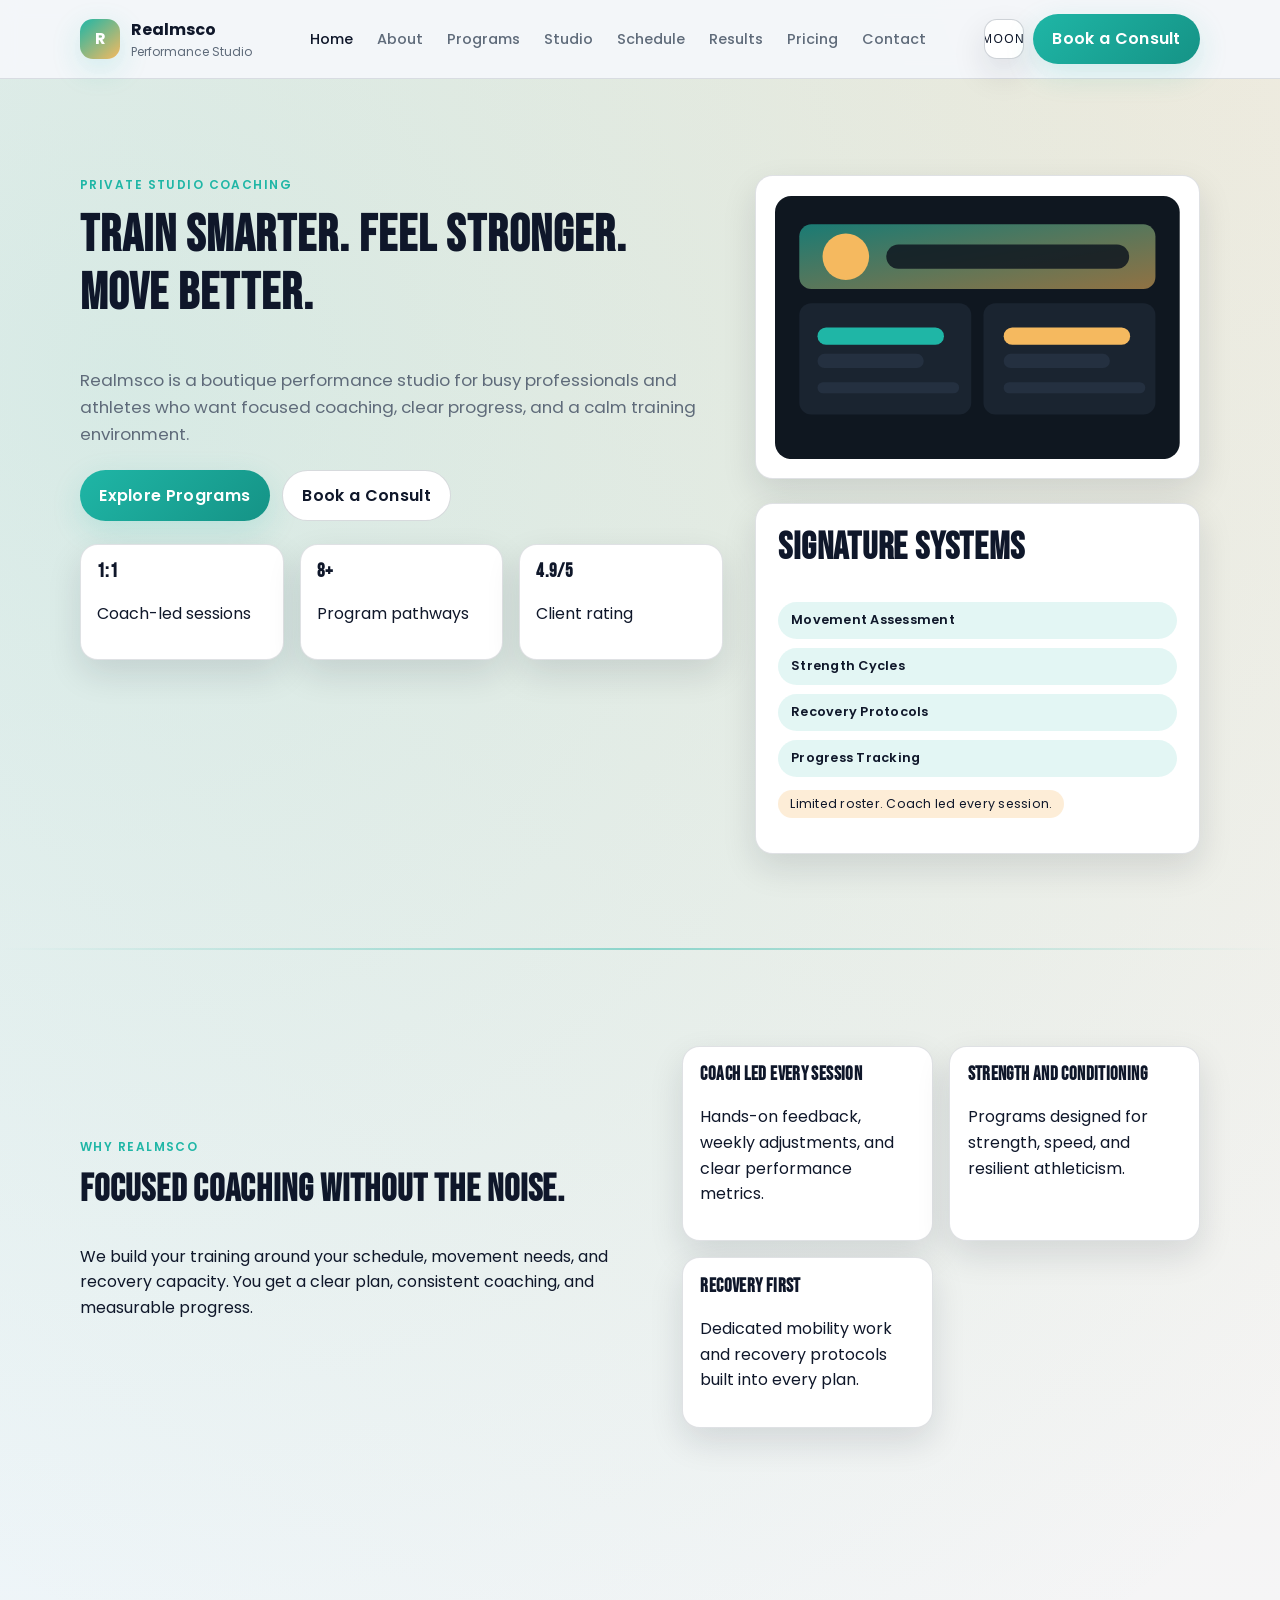
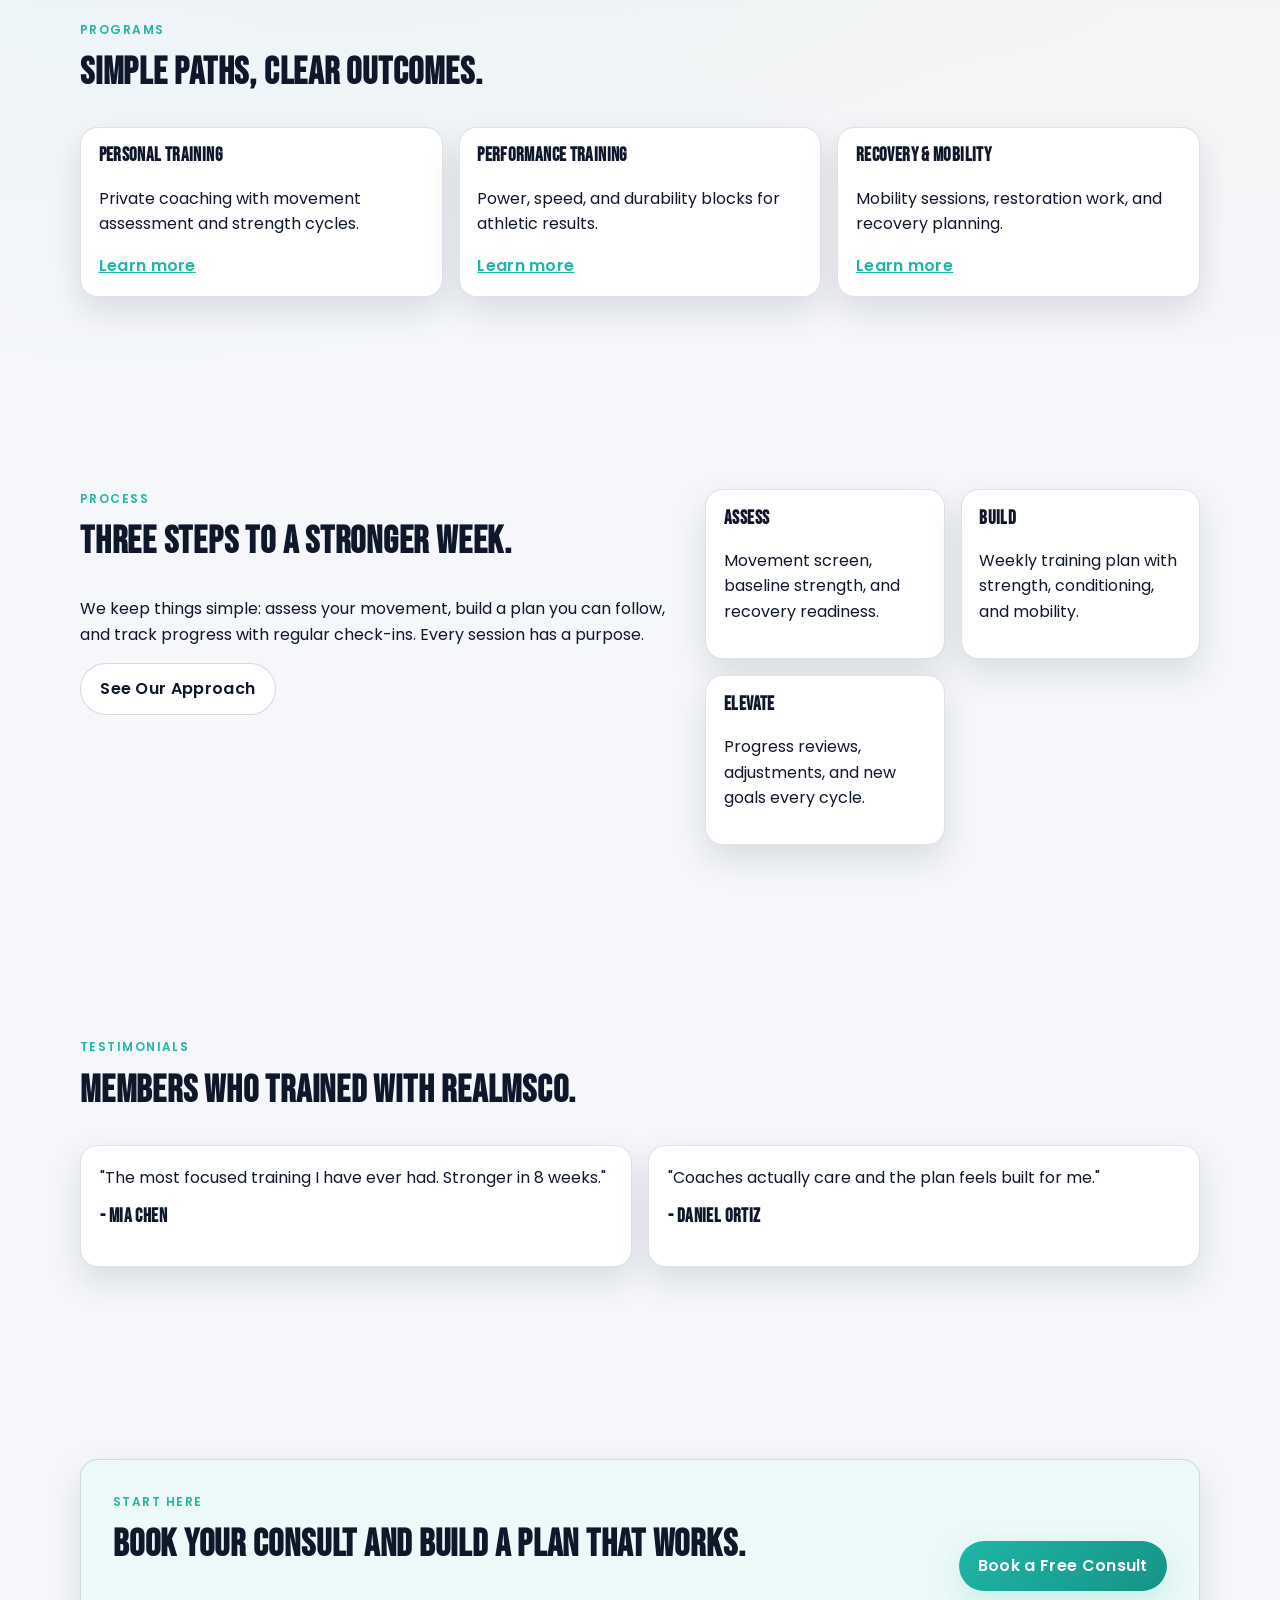
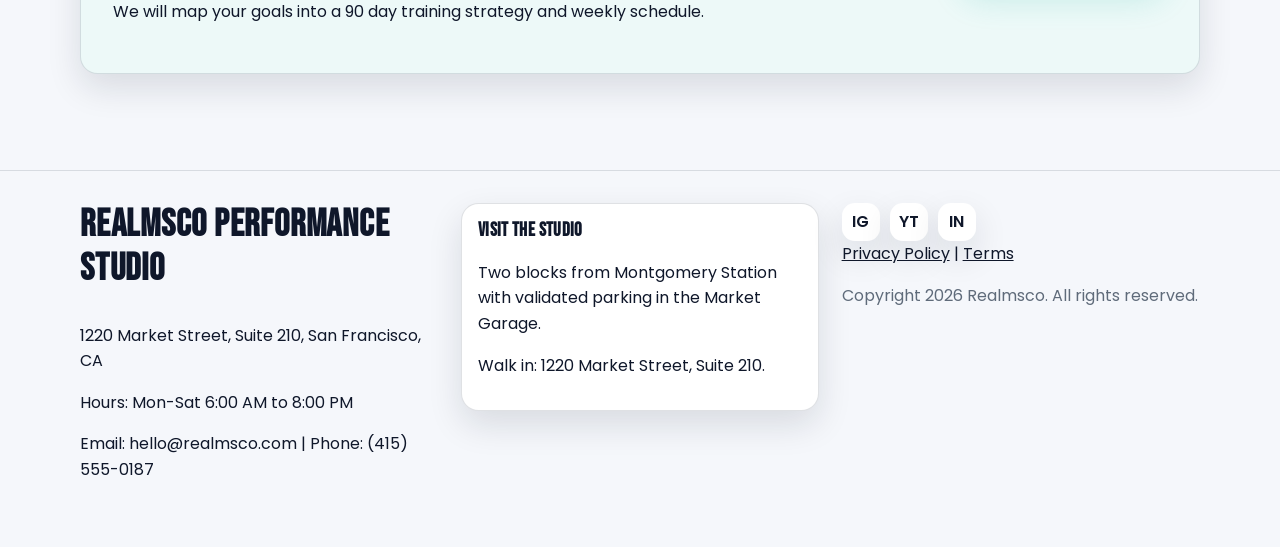
<file: index.html>
<!DOCTYPE html>
<html lang="en">
  <head>
    <meta charset="UTF-8" />
    <meta name="viewport" content="width=device-width, initial-scale=1.0" />
    <meta
      name="description"
      content="Realmsco Performance Studio delivers premium coaching, strength programs, and recovery services for busy professionals and athletes."
    />
    <title>Realmsco Performance Studio | Home</title>
    <link rel="preconnect" href="https://fonts.googleapis.com" />
    <link rel="preconnect" href="https://fonts.gstatic.com" crossorigin />
    <link
      href="https://fonts.googleapis.com/css2?family=Bebas+Neue&family=Poppins:wght@300;400;500;600;700;800&display=swap"
      rel="stylesheet"
    />
    <link rel="stylesheet" href="styles.css" />
  </head>
  <body data-page="home">
    <a class="skip-link" href="#main-content">Skip to main content</a>

    <header class="site-header" id="top">
      <div class="container nav-wrap">
        <a href="index.html" class="logo" aria-label="Realmsco home">
          <span class="logo-mark" aria-hidden="true">R</span>
          <span class="logo-text">
            <strong>Realmsco</strong>
            <small>Performance Studio</small>
          </span>
        </a>

        <button
          class="nav-toggle"
          aria-expanded="false"
          aria-controls="primary-navigation"
          aria-label="Open navigation menu"
        >
          <span></span><span></span><span></span>
        </button>

        <nav aria-label="Primary">
          <ul id="primary-navigation" class="nav-links">
            <li><a href="index.html">Home</a></li>
            <li><a href="about.html">About</a></li>
            <li><a href="programs.html">Programs</a></li>
            <li><a href="studio.html">Studio</a></li>
            <li><a href="schedule.html">Schedule</a></li>
            <li><a href="results.html">Results</a></li>
            <li><a href="pricing.html">Pricing</a></li>
            <li><a href="contact.html">Contact</a></li>
          </ul>
        </nav>

        <div class="nav-actions">
          <button class="theme-toggle" type="button" aria-label="Toggle theme">
            <span class="theme-icon" aria-hidden="true">MOON</span>
          </button>
          <a href="contact.html" class="btn btn-primary">Book a Consult</a>
        </div>
      </div>
    </header>

    <main id="main-content">
      <section class="hero section reveal">
        <div class="container hero-grid">
          <div>
            <p class="eyebrow">Private Studio Coaching</p>
            <h1>Train smarter. Feel stronger. Move better.</h1>
            <p class="lede">
              Realmsco is a boutique performance studio for busy professionals and athletes who want
              focused coaching, clear progress, and a calm training environment.
            </p>
            <div class="hero-actions">
              <a href="programs.html" class="btn btn-primary">Explore Programs</a>
              <a href="contact.html" class="btn btn-secondary">Book a Consult</a>
            </div>
            <div class="social-proof" aria-label="Studio highlights">
              <article>
                <h3>1:1</h3>
                <p>Coach-led sessions</p>
              </article>
              <article>
                <h3>8+</h3>
                <p>Program pathways</p>
              </article>
              <article>
                <h3>4.9/5</h3>
                <p>Client rating</p>
              </article>
            </div>
          </div>
          <aside class="hero-visual" aria-label="Studio highlights">
            <div class="hero-illustration" aria-hidden="true">
              <svg viewBox="0 0 800 520" xmlns="http://www.w3.org/2000/svg" role="presentation">
                <defs>
                  <linearGradient id="freshGlow" x1="0" y1="0" x2="1" y2="1">
                    <stop offset="0%" stop-color="#1fb6a6" stop-opacity="0.9" />
                    <stop offset="100%" stop-color="#f5b95f" stop-opacity="0.8" />
                  </linearGradient>
                </defs>
                <rect width="800" height="520" rx="32" fill="#0f1720" />
                <rect x="48" y="56" width="704" height="128" rx="24" fill="url(#freshGlow)" opacity="0.7" />
                <rect x="48" y="212" width="340" height="220" rx="24" fill="#1a2430" />
                <rect x="412" y="212" width="340" height="220" rx="24" fill="#1a2430" />
                <circle cx="140" cy="120" r="46" fill="#f5b95f" />
                <rect x="220" y="96" width="480" height="48" rx="24" fill="#0f1720" opacity="0.85" />
                <rect x="84" y="260" width="250" height="34" rx="17" fill="#1fb6a6" />
                <rect x="84" y="312" width="210" height="28" rx="14" fill="#243040" />
                <rect x="452" y="260" width="250" height="34" rx="17" fill="#f5b95f" />
                <rect x="452" y="312" width="210" height="28" rx="14" fill="#243040" />
                <rect x="84" y="368" width="280" height="22" rx="11" fill="#243040" />
                <rect x="452" y="368" width="280" height="22" rx="11" fill="#243040" />
              </svg>
            </div>
            <div class="hero-card">
              <h2>Signature Systems</h2>
              <ul class="pill-list">
                <li>Movement Assessment</li>
                <li>Strength Cycles</li>
                <li>Recovery Protocols</li>
                <li>Progress Tracking</li>
              </ul>
              <p class="badge">Limited roster. Coach led every session.</p>
            </div>
          </aside>
        </div>
      </section>

      <section class="section reveal">
        <div class="container split">
          <article>
            <p class="eyebrow">Why Realmsco</p>
            <h2>Focused coaching without the noise.</h2>
            <p>
              We build your training around your schedule, movement needs, and recovery capacity.
              You get a clear plan, consistent coaching, and measurable progress.
            </p>
          </article>
          <div class="feature-grid">
            <article class="card">
              <h3>Coach Led Every Session</h3>
              <p>Hands-on feedback, weekly adjustments, and clear performance metrics.</p>
            </article>
            <article class="card">
              <h3>Strength and Conditioning</h3>
              <p>Programs designed for strength, speed, and resilient athleticism.</p>
            </article>
            <article class="card">
              <h3>Recovery First</h3>
              <p>Dedicated mobility work and recovery protocols built into every plan.</p>
            </article>
          </div>
        </div>
      </section>

      <section class="section reveal">
        <div class="container">
          <p class="eyebrow">Programs</p>
          <h2>Simple paths, clear outcomes.</h2>
          <div class="program-grid">
            <article class="card">
              <h3>Personal Training</h3>
              <p>Private coaching with movement assessment and strength cycles.</p>
              <a class="text-btn" href="programs.html">Learn more</a>
            </article>
            <article class="card">
              <h3>Performance Training</h3>
              <p>Power, speed, and durability blocks for athletic results.</p>
              <a class="text-btn" href="programs.html">Learn more</a>
            </article>
            <article class="card">
              <h3>Recovery & Mobility</h3>
              <p>Mobility sessions, restoration work, and recovery planning.</p>
              <a class="text-btn" href="programs.html">Learn more</a>
            </article>
          </div>
        </div>
      </section>

      <section class="section reveal">
        <div class="container two-col">
          <article>
            <p class="eyebrow">Process</p>
            <h2>Three steps to a stronger week.</h2>
            <p>
              We keep things simple: assess your movement, build a plan you can follow, and track progress
              with regular check-ins. Every session has a purpose.
            </p>
            <a href="about.html" class="btn btn-secondary">See Our Approach</a>
          </article>
          <div class="feature-grid">
            <article class="card">
              <h3>Assess</h3>
              <p>Movement screen, baseline strength, and recovery readiness.</p>
            </article>
            <article class="card">
              <h3>Build</h3>
              <p>Weekly training plan with strength, conditioning, and mobility.</p>
            </article>
            <article class="card">
              <h3>Elevate</h3>
              <p>Progress reviews, adjustments, and new goals every cycle.</p>
            </article>
          </div>
        </div>
      </section>

      <section class="section reveal">
        <div class="container">
          <p class="eyebrow">Testimonials</p>
          <h2>Members who trained with Realmsco.</h2>
          <div class="feature-grid">
            <article class="testimonial">
              <p>"The most focused training I have ever had. Stronger in 8 weeks."</p>
              <h3>- Mia Chen</h3>
            </article>
            <article class="testimonial">
              <p>"Coaches actually care and the plan feels built for me."</p>
              <h3>- Daniel Ortiz</h3>
            </article>
          </div>
        </div>
      </section>

      <section class="section reveal">
        <div class="container cta">
          <div>
            <p class="eyebrow">Start Here</p>
            <h2>Book your consult and build a plan that works.</h2>
            <p>We will map your goals into a 90 day training strategy and weekly schedule.</p>
          </div>
          <a href="contact.html" class="btn btn-primary">Book a Free Consult</a>
        </div>
      </section>
    </main>

    <footer class="site-footer">
      <div class="container footer-grid">
        <div>
          <h2>Realmsco Performance Studio</h2>
          <p>1220 Market Street, Suite 210, San Francisco, CA</p>
          <p>Hours: Mon-Sat 6:00 AM to 8:00 PM</p>
          <p>Email: hello@realmsco.com | Phone: (415) 555-0187</p>
        </div>
        <div class="map-card" role="img" aria-label="Map to Realmsco">
          <h3>Visit the studio</h3>
          <p>Two blocks from Montgomery Station with validated parking in the Market Garage.</p>
          <p>Walk in: 1220 Market Street, Suite 210.</p>
        </div>
        <div>
          <div class="socials" aria-label="Social media links">
            <a href="https://www.instagram.com/realmsco" aria-label="Instagram">IG</a>
            <a href="https://www.youtube.com/@realmsco" aria-label="YouTube">YT</a>
            <a href="https://www.linkedin.com/company/realmsco" aria-label="LinkedIn">IN</a>
          </div>
          <p><a href="privacy.html">Privacy Policy</a> | <a href="terms.html">Terms</a></p>
          <p class="muted">Copyright <span data-year></span> Realmsco. All rights reserved.</p>
        </div>
      </div>
    </footer>

    <button class="back-to-top" aria-label="Back to top">Top</button>

    <script src="script.js"></script>
  </body>
</html>
</file>
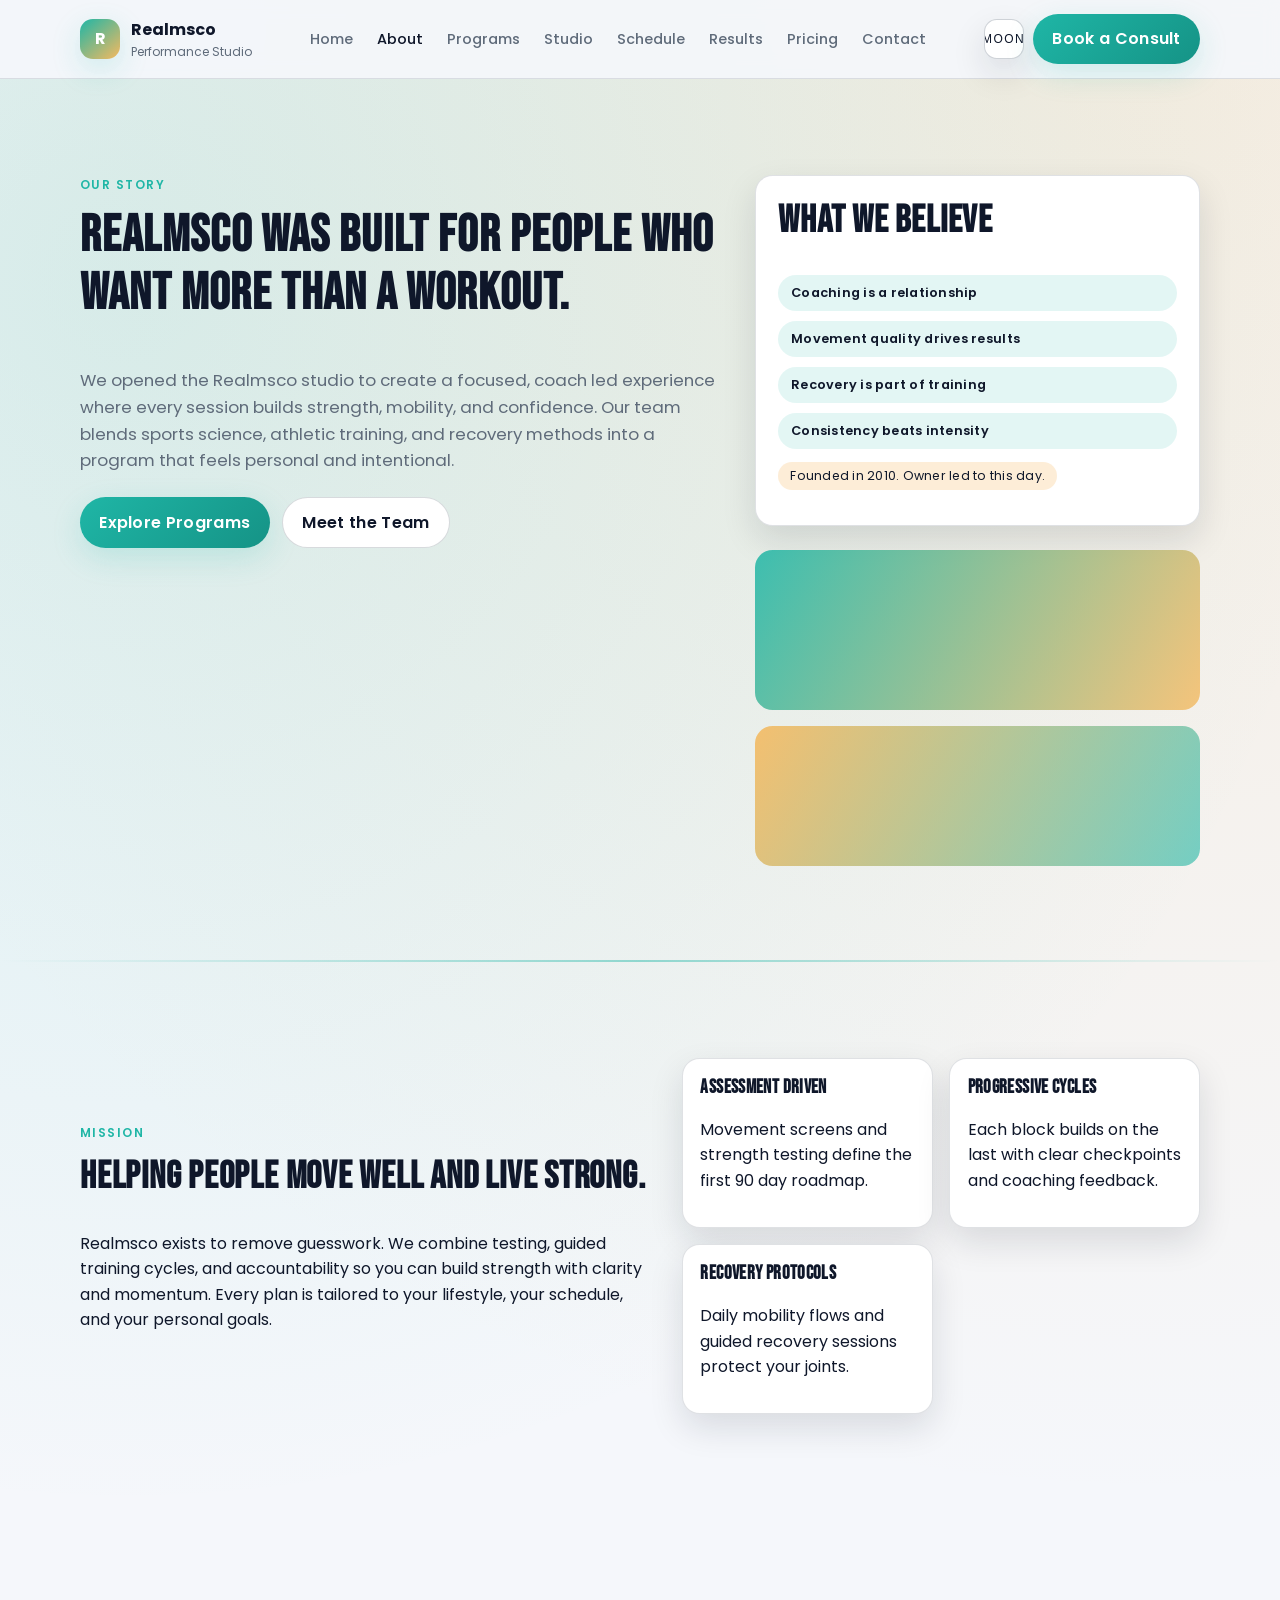
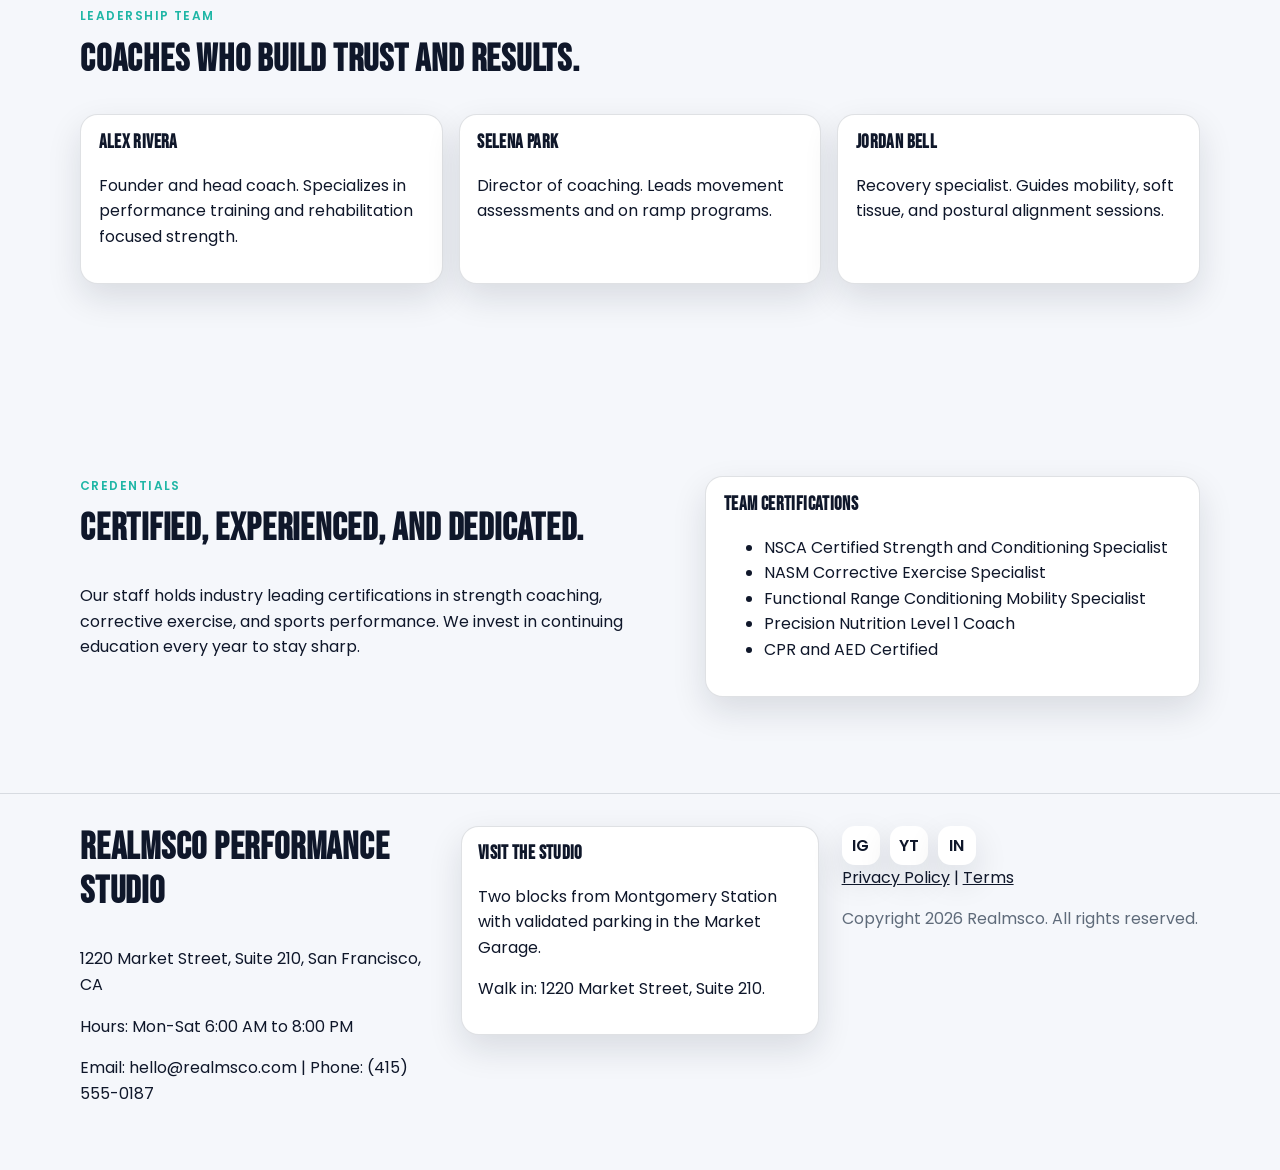
<file: about.html>
<!DOCTYPE html>
<html lang="en">
  <head>
    <meta charset="UTF-8" />
    <meta name="viewport" content="width=device-width, initial-scale=1.0" />
    <meta
      name="description"
      content="Meet Realmsco Performance Studio, our coaching philosophy, and the team behind the results."
    />
    <title>Realmsco Performance Studio | About</title>
    <link rel="preconnect" href="https://fonts.googleapis.com" />
    <link rel="preconnect" href="https://fonts.gstatic.com" crossorigin />
    <link
      href="https://fonts.googleapis.com/css2?family=Bebas+Neue&family=Poppins:wght@300;400;500;600;700;800&display=swap"
      rel="stylesheet"
    />
    <link rel="stylesheet" href="styles.css" />
  </head>
  <body data-page="about">
    <a class="skip-link" href="#main-content">Skip to main content</a>

    <header class="site-header" id="top">
      <div class="container nav-wrap">
        <a href="index.html" class="logo" aria-label="Realmsco home">
          <span class="logo-mark" aria-hidden="true">R</span>
          <span class="logo-text">
            <strong>Realmsco</strong>
            <small>Performance Studio</small>
          </span>
        </a>

        <button
          class="nav-toggle"
          aria-expanded="false"
          aria-controls="primary-navigation"
          aria-label="Open navigation menu"
        >
          <span></span><span></span><span></span>
        </button>

        <nav aria-label="Primary">
          <ul id="primary-navigation" class="nav-links">
            <li><a href="index.html">Home</a></li>
            <li><a href="about.html">About</a></li>
            <li><a href="programs.html">Programs</a></li>
            <li><a href="studio.html">Studio</a></li>
            <li><a href="schedule.html">Schedule</a></li>
            <li><a href="results.html">Results</a></li>
            <li><a href="pricing.html">Pricing</a></li>
            <li><a href="contact.html">Contact</a></li>
          </ul>
        </nav>

        <div class="nav-actions">
          <button class="theme-toggle" type="button" aria-label="Toggle theme">
            <span class="theme-icon" aria-hidden="true">MOON</span>
          </button>
          <a href="contact.html" class="btn btn-primary">Book a Consult</a>
        </div>
      </div>
    </header>

    <main id="main-content">
      <section class="hero section reveal">
        <div class="container hero-grid">
          <div>
            <p class="eyebrow">Our Story</p>
            <h1>Realmsco was built for people who want more than a workout.</h1>
            <p class="lede">
              We opened the Realmsco studio to create a focused, coach led experience where every session builds
              strength, mobility, and confidence. Our team blends sports science, athletic training, and recovery
              methods into a program that feels personal and intentional.
            </p>
            <div class="hero-actions">
              <a href="programs.html" class="btn btn-primary">Explore Programs</a>
              <a href="contact.html" class="btn btn-secondary">Meet the Team</a>
            </div>
          </div>
          <aside class="hero-visual" aria-label="Realmsco highlights">
            <div class="hero-card">
              <h2>What We Believe</h2>
              <ul class="pill-list">
                <li>Coaching is a relationship</li>
                <li>Movement quality drives results</li>
                <li>Recovery is part of training</li>
                <li>Consistency beats intensity</li>
              </ul>
              <p class="badge">Founded in 2010. Owner led to this day.</p>
            </div>
            <div class="hero-art">
              <div class="art-panel"></div>
              <div class="art-panel alt"></div>
            </div>
          </aside>
        </div>
      </section>

      <section class="section reveal">
        <div class="container split">
          <article>
            <p class="eyebrow">Mission</p>
            <h2>Helping people move well and live strong.</h2>
            <p>
              Realmsco exists to remove guesswork. We combine testing, guided training cycles, and accountability
              so you can build strength with clarity and momentum. Every plan is tailored to your lifestyle,
              your schedule, and your personal goals.
            </p>
          </article>
          <div class="feature-grid">
            <article class="card">
              <h3>Assessment Driven</h3>
              <p>Movement screens and strength testing define the first 90 day roadmap.</p>
            </article>
            <article class="card">
              <h3>Progressive Cycles</h3>
              <p>Each block builds on the last with clear checkpoints and coaching feedback.</p>
            </article>
            <article class="card">
              <h3>Recovery Protocols</h3>
              <p>Daily mobility flows and guided recovery sessions protect your joints.</p>
            </article>
          </div>
        </div>
      </section>

      <section class="section reveal">
        <div class="container">
          <p class="eyebrow">Leadership Team</p>
          <h2>Coaches who build trust and results.</h2>
          <div class="program-grid">
            <article class="card">
              <h3>Alex Rivera</h3>
              <p>Founder and head coach. Specializes in performance training and rehabilitation focused strength.</p>
            </article>
            <article class="card">
              <h3>Selena Park</h3>
              <p>Director of coaching. Leads movement assessments and on ramp programs.</p>
            </article>
            <article class="card">
              <h3>Jordan Bell</h3>
              <p>Recovery specialist. Guides mobility, soft tissue, and postural alignment sessions.</p>
            </article>
          </div>
        </div>
      </section>

      <section class="section reveal">
        <div class="container two-col">
          <article>
            <p class="eyebrow">Credentials</p>
            <h2>Certified, experienced, and dedicated.</h2>
            <p>
              Our staff holds industry leading certifications in strength coaching, corrective exercise,
              and sports performance. We invest in continuing education every year to stay sharp.
            </p>
          </article>
          <aside class="panel">
            <h3>Team Certifications</h3>
            <ul>
              <li>NSCA Certified Strength and Conditioning Specialist</li>
              <li>NASM Corrective Exercise Specialist</li>
              <li>Functional Range Conditioning Mobility Specialist</li>
              <li>Precision Nutrition Level 1 Coach</li>
              <li>CPR and AED Certified</li>
            </ul>
          </aside>
        </div>
      </section>
    </main>

    <footer class="site-footer">
      <div class="container footer-grid">
        <div>
          <h2>Realmsco Performance Studio</h2>
          <p>1220 Market Street, Suite 210, San Francisco, CA</p>
          <p>Hours: Mon-Sat 6:00 AM to 8:00 PM</p>
          <p>Email: hello@realmsco.com | Phone: (415) 555-0187</p>
        </div>
        <div class="map-card" role="img" aria-label="Map to Realmsco">
          <h3>Visit the studio</h3>
          <p>Two blocks from Montgomery Station with validated parking in the Market Garage.</p>
          <p>Walk in: 1220 Market Street, Suite 210.</p>
        </div>
        <div>
          <div class="socials" aria-label="Social media links">
            <a href="https://www.instagram.com/realmsco" aria-label="Instagram">IG</a>
            <a href="https://www.youtube.com/@realmsco" aria-label="YouTube">YT</a>
            <a href="https://www.linkedin.com/company/realmsco" aria-label="LinkedIn">IN</a>
          </div>
          <p><a href="privacy.html">Privacy Policy</a> | <a href="terms.html">Terms</a></p>
          <p class="muted">Copyright <span data-year></span> Realmsco. All rights reserved.</p>
        </div>
      </div>
    </footer>

    <button class="back-to-top" aria-label="Back to top">Top</button>
<script src="script.js"></script>
  </body>
</html>
</file>
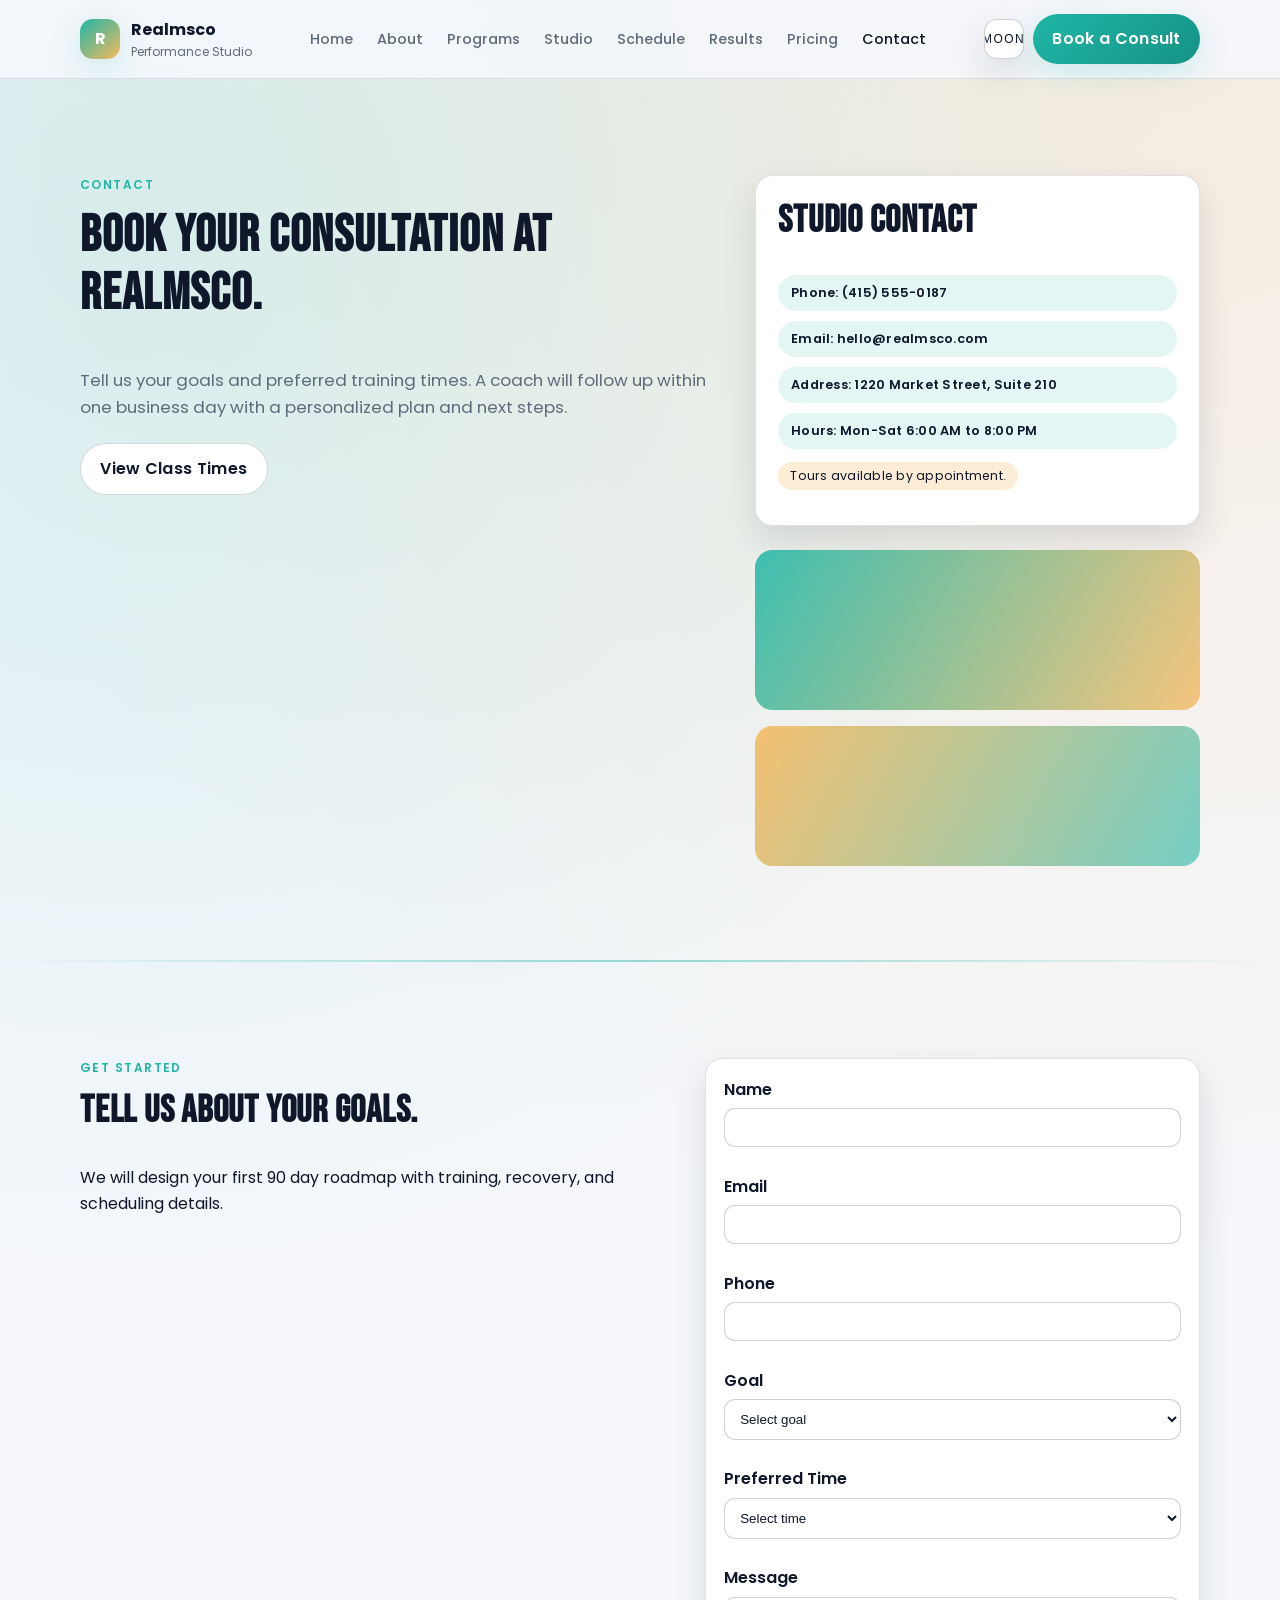
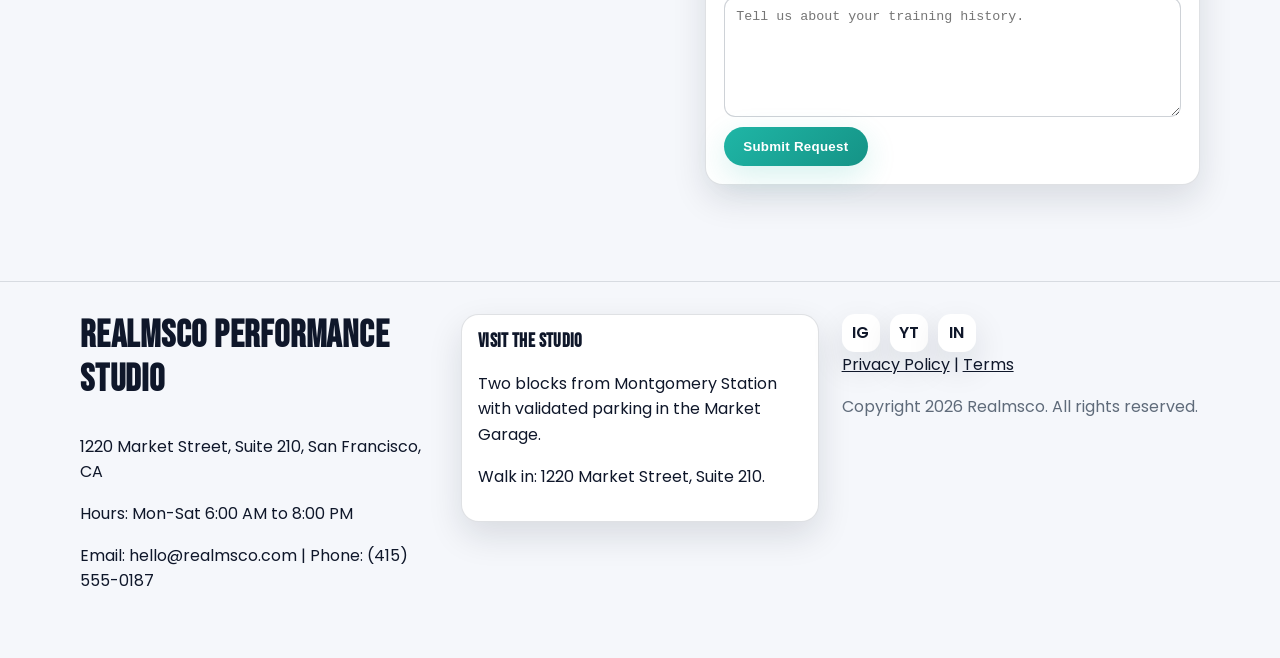
<file: contact.html>
<!DOCTYPE html>
<html lang="en">
  <head>
    <meta charset="UTF-8" />
    <meta name="viewport" content="width=device-width, initial-scale=1.0" />
    <meta
      name="description"
      content="Contact Realmsco Performance Studio to schedule a consultation or tour."
    />
    <title>Realmsco Performance Studio | Contact</title>
    <link rel="preconnect" href="https://fonts.googleapis.com" />
    <link rel="preconnect" href="https://fonts.gstatic.com" crossorigin />
    <link
      href="https://fonts.googleapis.com/css2?family=Bebas+Neue&family=Poppins:wght@300;400;500;600;700;800&display=swap"
      rel="stylesheet"
    />
    <link rel="stylesheet" href="styles.css" />
  </head>
  <body data-page="contact">
    <a class="skip-link" href="#main-content">Skip to main content</a>

    <header class="site-header" id="top">
      <div class="container nav-wrap">
        <a href="index.html" class="logo" aria-label="Realmsco home">
          <span class="logo-mark" aria-hidden="true">R</span>
          <span class="logo-text">
            <strong>Realmsco</strong>
            <small>Performance Studio</small>
          </span>
        </a>

        <button
          class="nav-toggle"
          aria-expanded="false"
          aria-controls="primary-navigation"
          aria-label="Open navigation menu"
        >
          <span></span><span></span><span></span>
        </button>

        <nav aria-label="Primary">
          <ul id="primary-navigation" class="nav-links">
            <li><a href="index.html">Home</a></li>
            <li><a href="about.html">About</a></li>
            <li><a href="programs.html">Programs</a></li>
            <li><a href="studio.html">Studio</a></li>
            <li><a href="schedule.html">Schedule</a></li>
            <li><a href="results.html">Results</a></li>
            <li><a href="pricing.html">Pricing</a></li>
            <li><a href="contact.html">Contact</a></li>
          </ul>
        </nav>

        <div class="nav-actions">
          <button class="theme-toggle" type="button" aria-label="Toggle theme">
            <span class="theme-icon" aria-hidden="true">MOON</span>
          </button>
          <a href="contact.html" class="btn btn-primary">Book a Consult</a>
        </div>
      </div>
    </header>

    <main id="main-content">
      <section class="hero section reveal">
        <div class="container hero-grid">
          <div>
            <p class="eyebrow">Contact</p>
            <h1>Book your consultation at Realmsco.</h1>
            <p class="lede">
              Tell us your goals and preferred training times. A coach will follow up within one business day
              with a personalized plan and next steps.
            </p>
            <div class="hero-actions">
              <a href="schedule.html" class="btn btn-secondary">View Class Times</a>
            </div>
          </div>
          <aside class="hero-visual" aria-label="Contact details">
            <div class="hero-card">
              <h2>Studio Contact</h2>
              <ul class="pill-list">
                <li>Phone: (415) 555-0187</li>
                <li>Email: hello@realmsco.com</li>
                <li>Address: 1220 Market Street, Suite 210</li>
                <li>Hours: Mon-Sat 6:00 AM to 8:00 PM</li>
              </ul>
              <p class="badge">Tours available by appointment.</p>
            </div>
            <div class="hero-art">
              <div class="art-panel"></div>
              <div class="art-panel alt"></div>
            </div>
          </aside>
        </div>
      </section>

      <section class="section reveal">
        <div class="container two-col">
          <article>
            <p class="eyebrow">Get Started</p>
            <h2>Tell us about your goals.</h2>
            <p>We will design your first 90 day roadmap with training, recovery, and scheduling details.</p>
          </article>
          <form id="leadForm" class="panel" novalidate>
            <label>Name<input name="name" required /></label><span class="error" data-for="name"></span>
            <label>Email<input name="email" type="email" required /></label><span class="error" data-for="email"></span>
            <label>Phone<input name="phone" type="tel" required /></label><span class="error" data-for="phone"></span>
            <label>Goal<select name="goal" required>
              <option value="">Select goal</option>
              <option>Fat Loss</option>
              <option>Build Strength</option>
              <option>Athletic Performance</option>
              <option>Mobility and Recovery</option>
            </select></label><span class="error" data-for="goal"></span>
            <label>Preferred Time<select name="time" required>
              <option value="">Select time</option>
              <option>Early Morning</option>
              <option>Midday</option>
              <option>Evening</option>
              <option>Weekend</option>
            </select></label><span class="error" data-for="time"></span>
            <label>Message<textarea name="message" placeholder="Tell us about your training history."></textarea></label>
            <button class="btn btn-primary" type="submit">Submit Request</button>
            <p id="formSuccess" class="success-message" hidden>Thanks! We will contact you within 24 hours.</p>
          </form>
        </div>
      </section>
    </main>

    <footer class="site-footer">
      <div class="container footer-grid">
        <div>
          <h2>Realmsco Performance Studio</h2>
          <p>1220 Market Street, Suite 210, San Francisco, CA</p>
          <p>Hours: Mon-Sat 6:00 AM to 8:00 PM</p>
          <p>Email: hello@realmsco.com | Phone: (415) 555-0187</p>
        </div>
        <div class="map-card" role="img" aria-label="Map to Realmsco">
          <h3>Visit the studio</h3>
          <p>Two blocks from Montgomery Station with validated parking in the Market Garage.</p>
          <p>Walk in: 1220 Market Street, Suite 210.</p>
        </div>
        <div>
          <div class="socials" aria-label="Social media links">
            <a href="https://www.instagram.com/realmsco" aria-label="Instagram">IG</a>
            <a href="https://www.youtube.com/@realmsco" aria-label="YouTube">YT</a>
            <a href="https://www.linkedin.com/company/realmsco" aria-label="LinkedIn">IN</a>
          </div>
          <p><a href="privacy.html">Privacy Policy</a> | <a href="terms.html">Terms</a></p>
          <p class="muted">Copyright <span data-year></span> Realmsco. All rights reserved.</p>
        </div>
      </div>
    </footer>

    <button class="back-to-top" aria-label="Back to top">Top</button>
<script src="script.js"></script>
  </body>
</html>
</file>
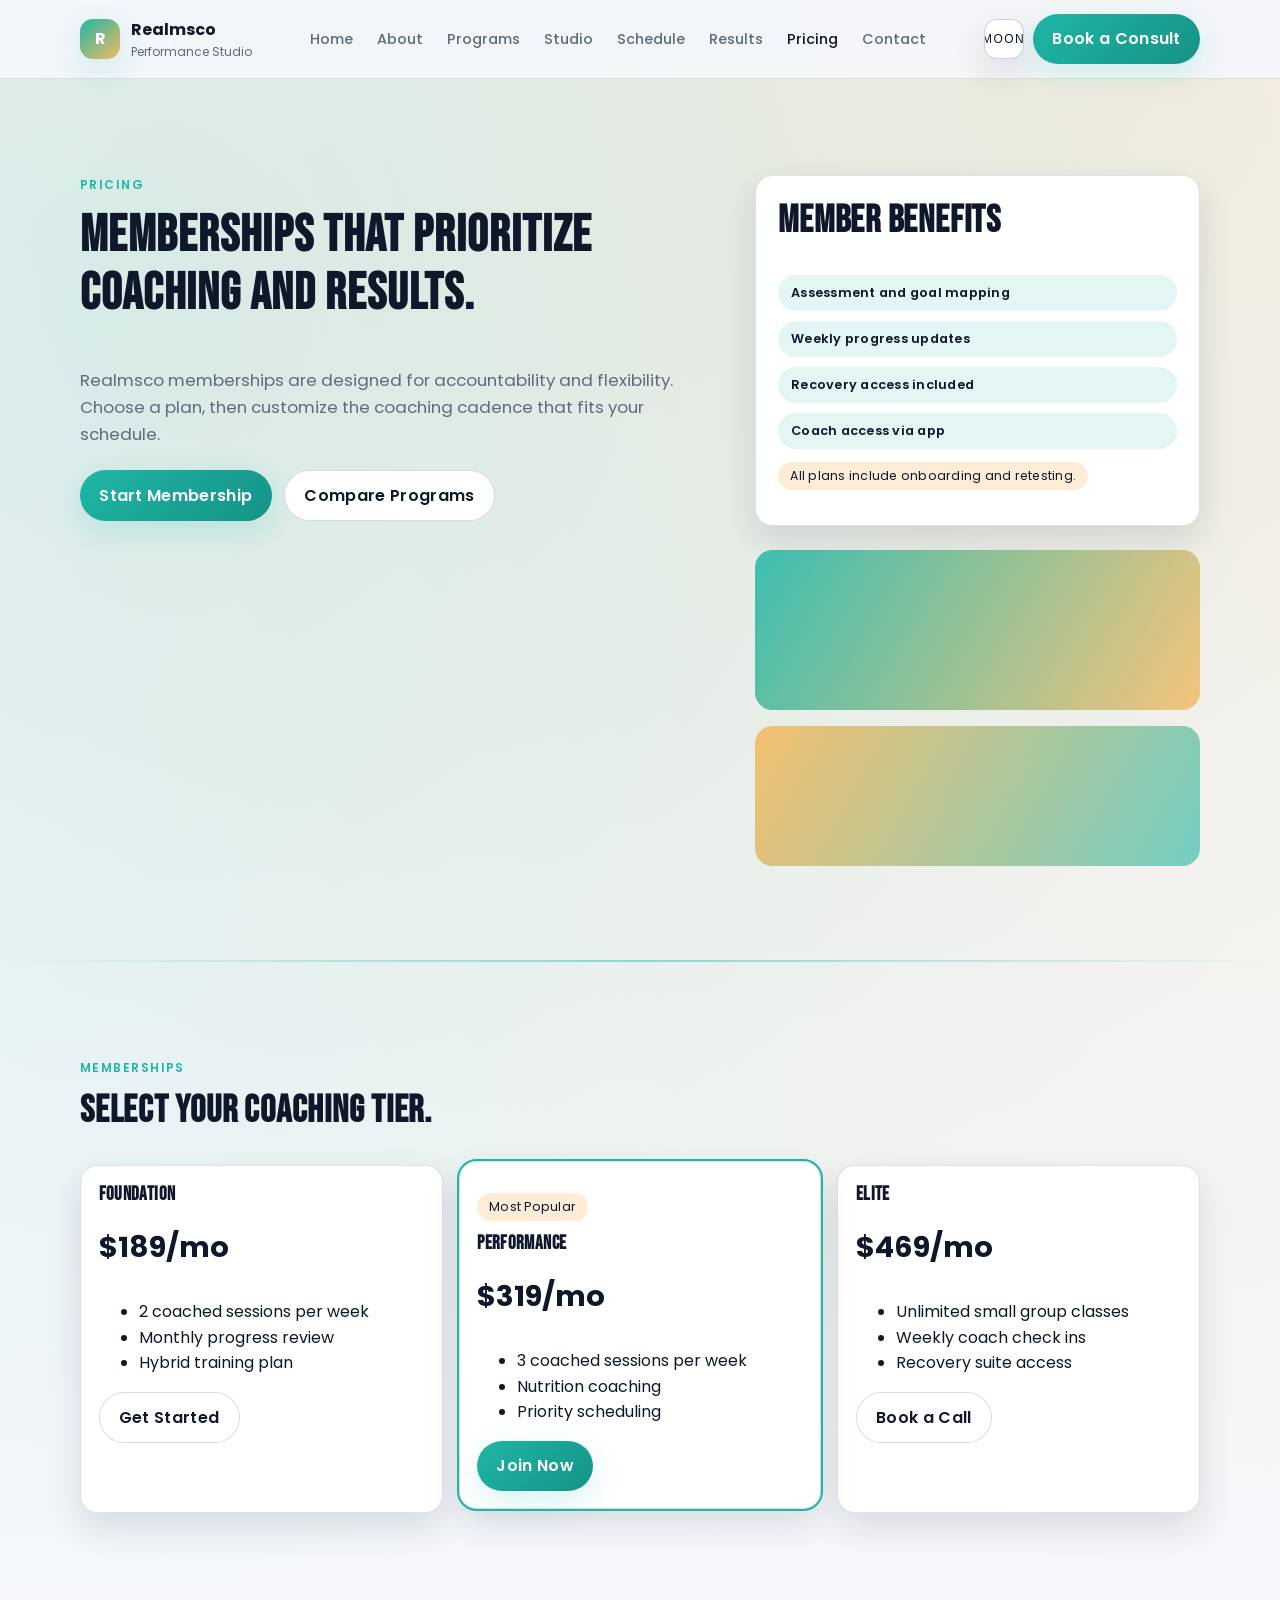
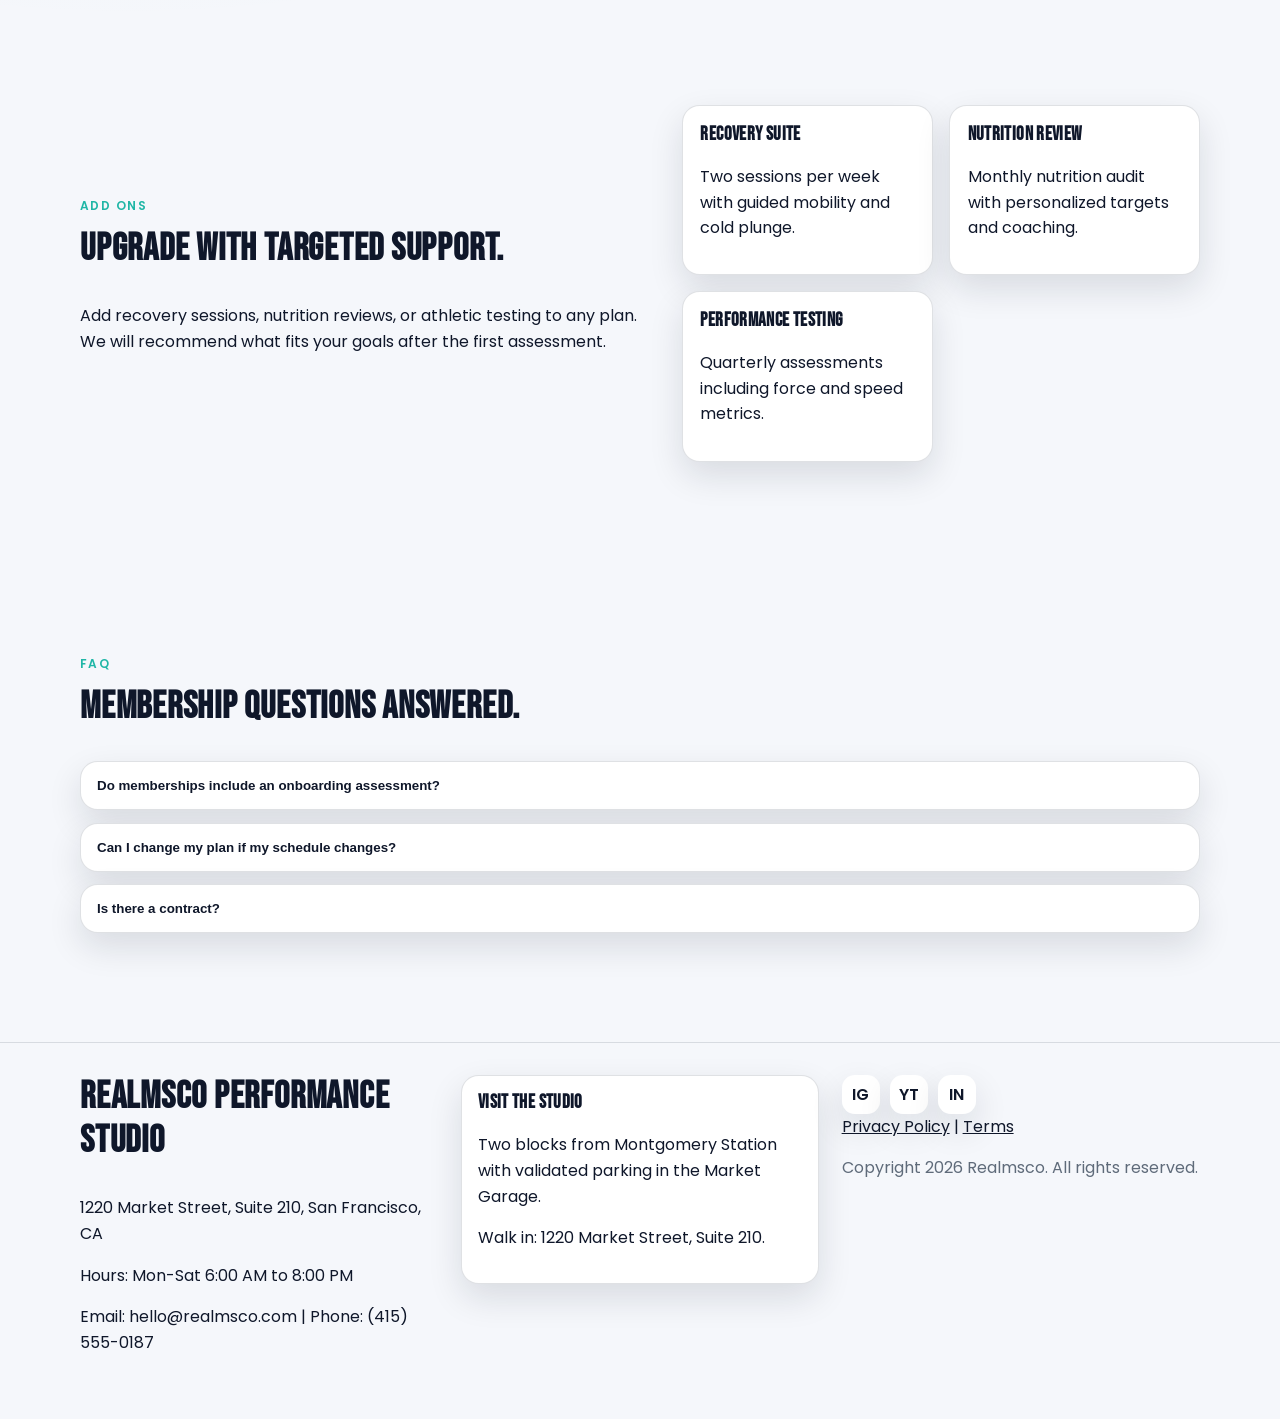
<file: pricing.html>
<!DOCTYPE html>
<html lang="en">
  <head>
    <meta charset="UTF-8" />
    <meta name="viewport" content="width=device-width, initial-scale=1.0" />
    <meta
      name="description"
      content="Realmsco membership pricing, program tiers, and add on services."
    />
    <title>Realmsco Performance Studio | Pricing</title>
    <link rel="preconnect" href="https://fonts.googleapis.com" />
    <link rel="preconnect" href="https://fonts.gstatic.com" crossorigin />
    <link
      href="https://fonts.googleapis.com/css2?family=Bebas+Neue&family=Poppins:wght@300;400;500;600;700;800&display=swap"
      rel="stylesheet"
    />
    <link rel="stylesheet" href="styles.css" />
  </head>
  <body data-page="pricing">
    <a class="skip-link" href="#main-content">Skip to main content</a>

    <header class="site-header" id="top">
      <div class="container nav-wrap">
        <a href="index.html" class="logo" aria-label="Realmsco home">
          <span class="logo-mark" aria-hidden="true">R</span>
          <span class="logo-text">
            <strong>Realmsco</strong>
            <small>Performance Studio</small>
          </span>
        </a>

        <button
          class="nav-toggle"
          aria-expanded="false"
          aria-controls="primary-navigation"
          aria-label="Open navigation menu"
        >
          <span></span><span></span><span></span>
        </button>

        <nav aria-label="Primary">
          <ul id="primary-navigation" class="nav-links">
            <li><a href="index.html">Home</a></li>
            <li><a href="about.html">About</a></li>
            <li><a href="programs.html">Programs</a></li>
            <li><a href="studio.html">Studio</a></li>
            <li><a href="schedule.html">Schedule</a></li>
            <li><a href="results.html">Results</a></li>
            <li><a href="pricing.html">Pricing</a></li>
            <li><a href="contact.html">Contact</a></li>
          </ul>
        </nav>

        <div class="nav-actions">
          <button class="theme-toggle" type="button" aria-label="Toggle theme">
            <span class="theme-icon" aria-hidden="true">MOON</span>
          </button>
          <a href="contact.html" class="btn btn-primary">Book a Consult</a>
        </div>
      </div>
    </header>

    <main id="main-content">
      <section class="hero section reveal">
        <div class="container hero-grid">
          <div>
            <p class="eyebrow">Pricing</p>
            <h1>Memberships that prioritize coaching and results.</h1>
            <p class="lede">
              Realmsco memberships are designed for accountability and flexibility. Choose a plan,
              then customize the coaching cadence that fits your schedule.
            </p>
            <div class="hero-actions">
              <a href="contact.html" class="btn btn-primary">Start Membership</a>
              <a href="programs.html" class="btn btn-secondary">Compare Programs</a>
            </div>
          </div>
          <aside class="hero-visual" aria-label="Membership highlights">
            <div class="hero-card">
              <h2>Member Benefits</h2>
              <ul class="pill-list">
                <li>Assessment and goal mapping</li>
                <li>Weekly progress updates</li>
                <li>Recovery access included</li>
                <li>Coach access via app</li>
              </ul>
              <p class="badge">All plans include onboarding and retesting.</p>
            </div>
            <div class="hero-art">
              <div class="art-panel"></div>
              <div class="art-panel alt"></div>
            </div>
          </aside>
        </div>
      </section>

      <section class="section reveal">
        <div class="container">
          <p class="eyebrow">Memberships</p>
          <h2>Select your coaching tier.</h2>
          <div class="pricing-grid">
            <article class="price-card">
              <h3>Foundation</h3>
              <p class="price">$189/mo</p>
              <ul>
                <li>2 coached sessions per week</li>
                <li>Monthly progress review</li>
                <li>Hybrid training plan</li>
              </ul>
              <a href="contact.html" class="btn btn-secondary">Get Started</a>
            </article>
            <article class="price-card popular">
              <p class="badge">Most Popular</p>
              <h3>Performance</h3>
              <p class="price">$319/mo</p>
              <ul>
                <li>3 coached sessions per week</li>
                <li>Nutrition coaching</li>
                <li>Priority scheduling</li>
              </ul>
              <a href="contact.html" class="btn btn-primary">Join Now</a>
            </article>
            <article class="price-card">
              <h3>Elite</h3>
              <p class="price">$469/mo</p>
              <ul>
                <li>Unlimited small group classes</li>
                <li>Weekly coach check ins</li>
                <li>Recovery suite access</li>
              </ul>
              <a href="contact.html" class="btn btn-secondary">Book a Call</a>
            </article>
          </div>
        </div>
      </section>

      <section class="section reveal">
        <div class="container split">
          <article>
            <p class="eyebrow">Add Ons</p>
            <h2>Upgrade with targeted support.</h2>
            <p>
              Add recovery sessions, nutrition reviews, or athletic testing to any plan.
              We will recommend what fits your goals after the first assessment.
            </p>
          </article>
          <div class="feature-grid">
            <article class="card">
              <h3>Recovery Suite</h3>
              <p>Two sessions per week with guided mobility and cold plunge.</p>
            </article>
            <article class="card">
              <h3>Nutrition Review</h3>
              <p>Monthly nutrition audit with personalized targets and coaching.</p>
            </article>
            <article class="card">
              <h3>Performance Testing</h3>
              <p>Quarterly assessments including force and speed metrics.</p>
            </article>
          </div>
        </div>
      </section>

      <section class="section reveal">
        <div class="container">
          <p class="eyebrow">FAQ</p>
          <h2>Membership questions answered.</h2>
          <div class="faq-list">
            <article class="faq-item">
              <button aria-expanded="false">Do memberships include an onboarding assessment?</button>
              <div class="faq-content"><p>Yes. Every plan begins with assessment and goal mapping.</p></div>
            </article>
            <article class="faq-item">
              <button aria-expanded="false">Can I change my plan if my schedule changes?</button>
              <div class="faq-content"><p>Absolutely. We can adjust sessions or swap between plans at any time.</p></div>
            </article>
            <article class="faq-item">
              <button aria-expanded="false">Is there a contract?</button>
              <div class="faq-content"><p>Memberships are month to month with a 30 day notice policy.</p></div>
            </article>
          </div>
        </div>
      </section>
    </main>

    <footer class="site-footer">
      <div class="container footer-grid">
        <div>
          <h2>Realmsco Performance Studio</h2>
          <p>1220 Market Street, Suite 210, San Francisco, CA</p>
          <p>Hours: Mon-Sat 6:00 AM to 8:00 PM</p>
          <p>Email: hello@realmsco.com | Phone: (415) 555-0187</p>
        </div>
        <div class="map-card" role="img" aria-label="Map to Realmsco">
          <h3>Visit the studio</h3>
          <p>Two blocks from Montgomery Station with validated parking in the Market Garage.</p>
          <p>Walk in: 1220 Market Street, Suite 210.</p>
        </div>
        <div>
          <div class="socials" aria-label="Social media links">
            <a href="https://www.instagram.com/realmsco" aria-label="Instagram">IG</a>
            <a href="https://www.youtube.com/@realmsco" aria-label="YouTube">YT</a>
            <a href="https://www.linkedin.com/company/realmsco" aria-label="LinkedIn">IN</a>
          </div>
          <p><a href="privacy.html">Privacy Policy</a> | <a href="terms.html">Terms</a></p>
          <p class="muted">Copyright <span data-year></span> Realmsco. All rights reserved.</p>
        </div>
      </div>
    </footer>

    <button class="back-to-top" aria-label="Back to top">Top</button>
<script src="script.js"></script>
  </body>
</html>
</file>
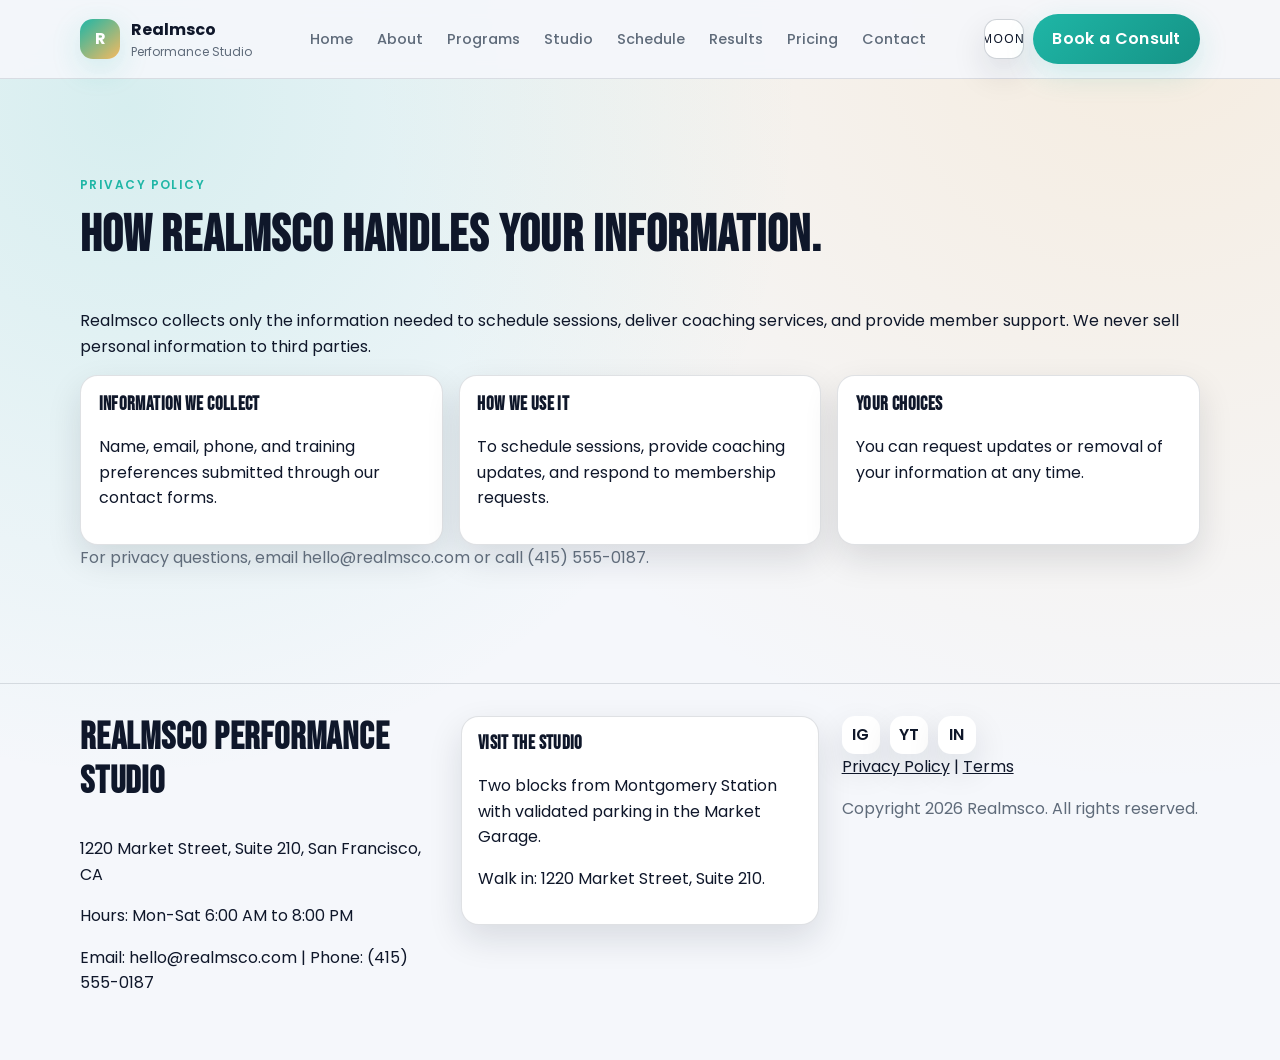
<file: privacy.html>
<!DOCTYPE html>
<html lang="en">
  <head>
    <meta charset="UTF-8" />
    <meta name="viewport" content="width=device-width, initial-scale=1.0" />
    <meta
      name="description"
      content="Realmsco privacy policy and data handling practices."
    />
    <title>Realmsco Performance Studio | Privacy Policy</title>
    <link rel="preconnect" href="https://fonts.googleapis.com" />
    <link rel="preconnect" href="https://fonts.gstatic.com" crossorigin />
    <link
      href="https://fonts.googleapis.com/css2?family=Bebas+Neue&family=Poppins:wght@300;400;500;600;700;800&display=swap"
      rel="stylesheet"
    />
    <link rel="stylesheet" href="styles.css" />
  </head>
  <body data-page="privacy">
    <a class="skip-link" href="#main-content">Skip to main content</a>

    <header class="site-header" id="top">
      <div class="container nav-wrap">
        <a href="index.html" class="logo" aria-label="Realmsco home">
          <span class="logo-mark" aria-hidden="true">R</span>
          <span class="logo-text">
            <strong>Realmsco</strong>
            <small>Performance Studio</small>
          </span>
        </a>

        <button
          class="nav-toggle"
          aria-expanded="false"
          aria-controls="primary-navigation"
          aria-label="Open navigation menu"
        >
          <span></span><span></span><span></span>
        </button>

        <nav aria-label="Primary">
          <ul id="primary-navigation" class="nav-links">
            <li><a href="index.html">Home</a></li>
            <li><a href="about.html">About</a></li>
            <li><a href="programs.html">Programs</a></li>
            <li><a href="studio.html">Studio</a></li>
            <li><a href="schedule.html">Schedule</a></li>
            <li><a href="results.html">Results</a></li>
            <li><a href="pricing.html">Pricing</a></li>
            <li><a href="contact.html">Contact</a></li>
          </ul>
        </nav>

        <div class="nav-actions">
          <button class="theme-toggle" type="button" aria-label="Toggle theme">
            <span class="theme-icon" aria-hidden="true">MOON</span>
          </button>
          <a href="contact.html" class="btn btn-primary">Book a Consult</a>
        </div>
      </div>
    </header>

    <main id="main-content">
      <section class="section reveal">
        <div class="container">
          <p class="eyebrow">Privacy Policy</p>
          <h1>How Realmsco handles your information.</h1>
          <p>
            Realmsco collects only the information needed to schedule sessions, deliver coaching services,
            and provide member support. We never sell personal information to third parties.
          </p>
          <div class="feature-grid">
            <article class="card">
              <h3>Information We Collect</h3>
              <p>Name, email, phone, and training preferences submitted through our contact forms.</p>
            </article>
            <article class="card">
              <h3>How We Use It</h3>
              <p>To schedule sessions, provide coaching updates, and respond to membership requests.</p>
            </article>
            <article class="card">
              <h3>Your Choices</h3>
              <p>You can request updates or removal of your information at any time.</p>
            </article>
          </div>
          <p class="muted">
            For privacy questions, email hello@realmsco.com or call (415) 555-0187.
          </p>
        </div>
      </section>
    </main>

    <footer class="site-footer">
      <div class="container footer-grid">
        <div>
          <h2>Realmsco Performance Studio</h2>
          <p>1220 Market Street, Suite 210, San Francisco, CA</p>
          <p>Hours: Mon-Sat 6:00 AM to 8:00 PM</p>
          <p>Email: hello@realmsco.com | Phone: (415) 555-0187</p>
        </div>
        <div class="map-card" role="img" aria-label="Map to Realmsco">
          <h3>Visit the studio</h3>
          <p>Two blocks from Montgomery Station with validated parking in the Market Garage.</p>
          <p>Walk in: 1220 Market Street, Suite 210.</p>
        </div>
        <div>
          <div class="socials" aria-label="Social media links">
            <a href="https://www.instagram.com/realmsco" aria-label="Instagram">IG</a>
            <a href="https://www.youtube.com/@realmsco" aria-label="YouTube">YT</a>
            <a href="https://www.linkedin.com/company/realmsco" aria-label="LinkedIn">IN</a>
          </div>
          <p><a href="privacy.html">Privacy Policy</a> | <a href="terms.html">Terms</a></p>
          <p class="muted">Copyright <span data-year></span> Realmsco. All rights reserved.</p>
        </div>
      </div>
    </footer>

    <button class="back-to-top" aria-label="Back to top">Top</button>
<script src="script.js"></script>
  </body>
</html>
</file>
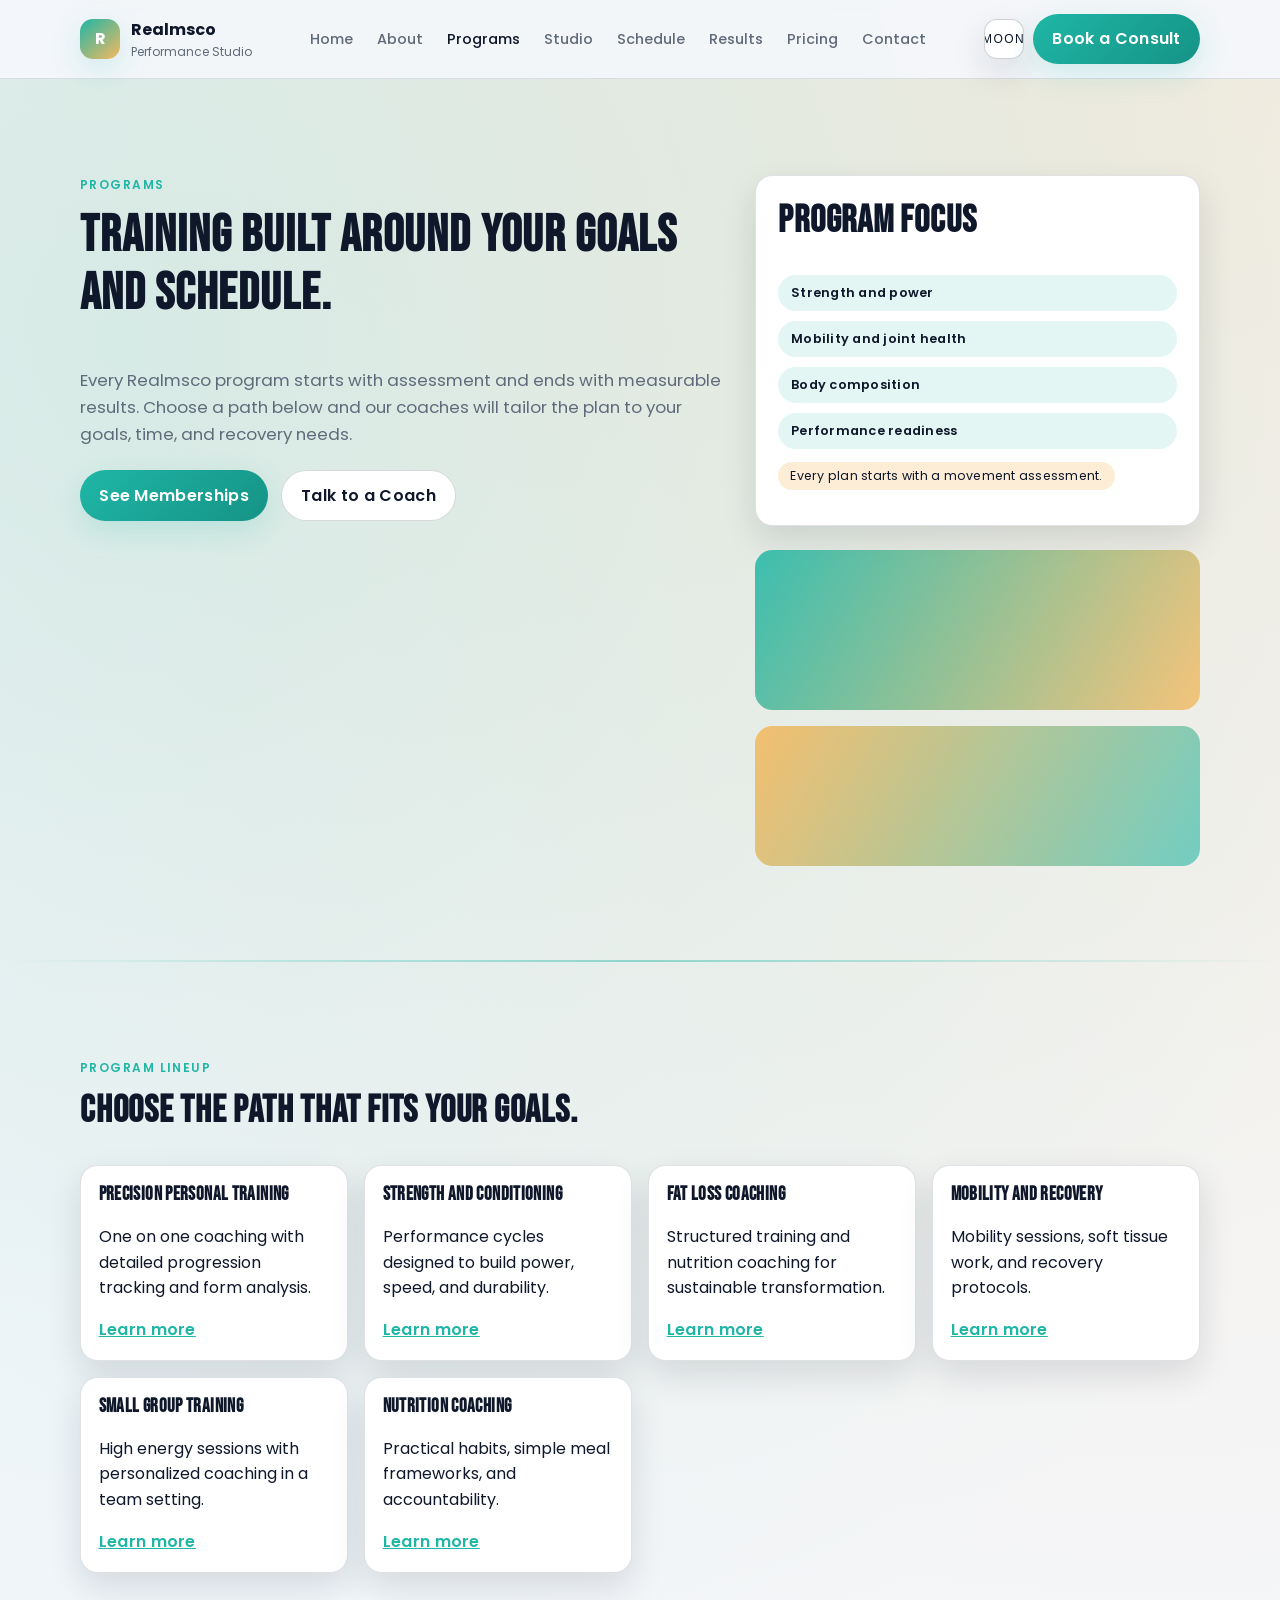
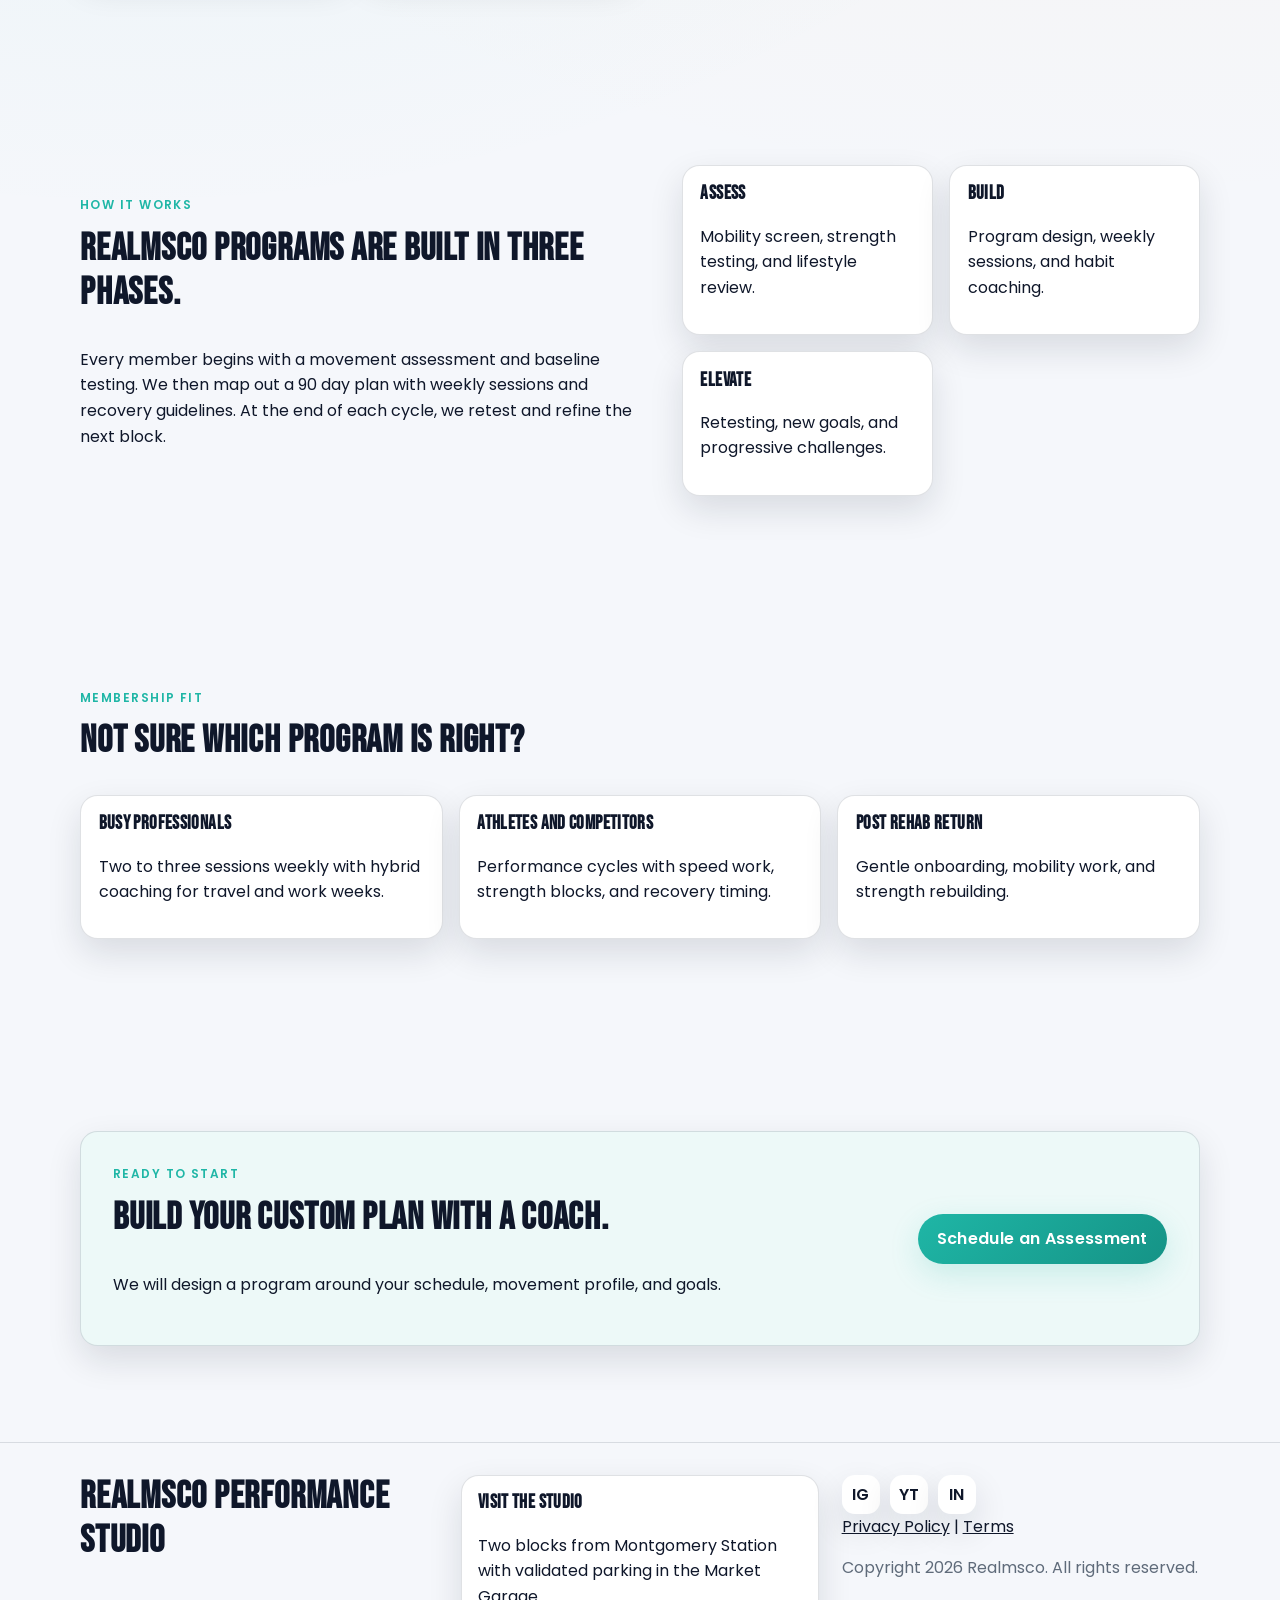
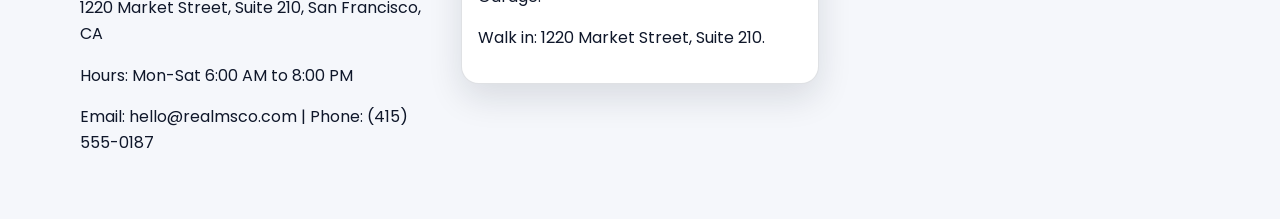
<file: programs.html>
<!DOCTYPE html>
<html lang="en">
  <head>
    <meta charset="UTF-8" />
    <meta name="viewport" content="width=device-width, initial-scale=1.0" />
    <meta
      name="description"
      content="Explore Realmsco programs for personal training, strength cycles, recovery, and performance coaching."
    />
    <title>Realmsco Performance Studio | Programs</title>
    <link rel="preconnect" href="https://fonts.googleapis.com" />
    <link rel="preconnect" href="https://fonts.gstatic.com" crossorigin />
    <link
      href="https://fonts.googleapis.com/css2?family=Bebas+Neue&family=Poppins:wght@300;400;500;600;700;800&display=swap"
      rel="stylesheet"
    />
    <link rel="stylesheet" href="styles.css" />
  </head>
  <body data-page="programs">
    <a class="skip-link" href="#main-content">Skip to main content</a>

    <header class="site-header" id="top">
      <div class="container nav-wrap">
        <a href="index.html" class="logo" aria-label="Realmsco home">
          <span class="logo-mark" aria-hidden="true">R</span>
          <span class="logo-text">
            <strong>Realmsco</strong>
            <small>Performance Studio</small>
          </span>
        </a>

        <button
          class="nav-toggle"
          aria-expanded="false"
          aria-controls="primary-navigation"
          aria-label="Open navigation menu"
        >
          <span></span><span></span><span></span>
        </button>

        <nav aria-label="Primary">
          <ul id="primary-navigation" class="nav-links">
            <li><a href="index.html">Home</a></li>
            <li><a href="about.html">About</a></li>
            <li><a href="programs.html">Programs</a></li>
            <li><a href="studio.html">Studio</a></li>
            <li><a href="schedule.html">Schedule</a></li>
            <li><a href="results.html">Results</a></li>
            <li><a href="pricing.html">Pricing</a></li>
            <li><a href="contact.html">Contact</a></li>
          </ul>
        </nav>

        <div class="nav-actions">
          <button class="theme-toggle" type="button" aria-label="Toggle theme">
            <span class="theme-icon" aria-hidden="true">MOON</span>
          </button>
          <a href="contact.html" class="btn btn-primary">Book a Consult</a>
        </div>
      </div>
    </header>

    <main id="main-content">
      <section class="hero section reveal">
        <div class="container hero-grid">
          <div>
            <p class="eyebrow">Programs</p>
            <h1>Training built around your goals and schedule.</h1>
            <p class="lede">
              Every Realmsco program starts with assessment and ends with measurable results. Choose a path below
              and our coaches will tailor the plan to your goals, time, and recovery needs.
            </p>
            <div class="hero-actions">
              <a href="pricing.html" class="btn btn-primary">See Memberships</a>
              <a href="contact.html" class="btn btn-secondary">Talk to a Coach</a>
            </div>
          </div>
          <aside class="hero-visual" aria-label="Program highlights">
            <div class="hero-card">
              <h2>Program Focus</h2>
              <ul class="pill-list">
                <li>Strength and power</li>
                <li>Mobility and joint health</li>
                <li>Body composition</li>
                <li>Performance readiness</li>
              </ul>
              <p class="badge">Every plan starts with a movement assessment.</p>
            </div>
            <div class="hero-art">
              <div class="art-panel"></div>
              <div class="art-panel alt"></div>
            </div>
          </aside>
        </div>
      </section>

      <section class="section reveal">
        <div class="container">
          <p class="eyebrow">Program Lineup</p>
          <h2>Choose the path that fits your goals.</h2>
          <div class="program-grid">
            <article class="card">
              <h3>Precision Personal Training</h3>
              <p>One on one coaching with detailed progression tracking and form analysis.</p>
              <a class="text-btn" href="contact.html">Learn more</a>
            </article>
            <article class="card">
              <h3>Strength and Conditioning</h3>
              <p>Performance cycles designed to build power, speed, and durability.</p>
              <a class="text-btn" href="contact.html">Learn more</a>
            </article>
            <article class="card">
              <h3>Fat Loss Coaching</h3>
              <p>Structured training and nutrition coaching for sustainable transformation.</p>
              <a class="text-btn" href="contact.html">Learn more</a>
            </article>
            <article class="card">
              <h3>Mobility and Recovery</h3>
              <p>Mobility sessions, soft tissue work, and recovery protocols.</p>
              <a class="text-btn" href="contact.html">Learn more</a>
            </article>
            <article class="card">
              <h3>Small Group Training</h3>
              <p>High energy sessions with personalized coaching in a team setting.</p>
              <a class="text-btn" href="contact.html">Learn more</a>
            </article>
            <article class="card">
              <h3>Nutrition Coaching</h3>
              <p>Practical habits, simple meal frameworks, and accountability.</p>
              <a class="text-btn" href="contact.html">Learn more</a>
            </article>
          </div>
        </div>
      </section>

      <section class="section reveal">
        <div class="container split">
          <article>
            <p class="eyebrow">How It Works</p>
            <h2>Realmsco programs are built in three phases.</h2>
            <p>
              Every member begins with a movement assessment and baseline testing. We then map out
              a 90 day plan with weekly sessions and recovery guidelines. At the end of each cycle,
              we retest and refine the next block.
            </p>
          </article>
          <div class="feature-grid">
            <article class="card">
              <h3>Assess</h3>
              <p>Mobility screen, strength testing, and lifestyle review.</p>
            </article>
            <article class="card">
              <h3>Build</h3>
              <p>Program design, weekly sessions, and habit coaching.</p>
            </article>
            <article class="card">
              <h3>Elevate</h3>
              <p>Retesting, new goals, and progressive challenges.</p>
            </article>
          </div>
        </div>
      </section>

      <section class="section reveal">
        <div class="container">
          <p class="eyebrow">Membership Fit</p>
          <h2>Not sure which program is right?</h2>
          <div class="program-grid">
            <article class="card">
              <h3>Busy Professionals</h3>
              <p>Two to three sessions weekly with hybrid coaching for travel and work weeks.</p>
            </article>
            <article class="card">
              <h3>Athletes and Competitors</h3>
              <p>Performance cycles with speed work, strength blocks, and recovery timing.</p>
            </article>
            <article class="card">
              <h3>Post Rehab Return</h3>
              <p>Gentle onboarding, mobility work, and strength rebuilding.</p>
            </article>
          </div>
        </div>
      </section>

      <section class="section reveal">
        <div class="container cta">
          <div>
            <p class="eyebrow">Ready to Start</p>
            <h2>Build your custom plan with a coach.</h2>
            <p>We will design a program around your schedule, movement profile, and goals.</p>
          </div>
          <a href="contact.html" class="btn btn-primary">Schedule an Assessment</a>
        </div>
      </section>
    </main>

    <footer class="site-footer">
      <div class="container footer-grid">
        <div>
          <h2>Realmsco Performance Studio</h2>
          <p>1220 Market Street, Suite 210, San Francisco, CA</p>
          <p>Hours: Mon-Sat 6:00 AM to 8:00 PM</p>
          <p>Email: hello@realmsco.com | Phone: (415) 555-0187</p>
        </div>
        <div class="map-card" role="img" aria-label="Map to Realmsco">
          <h3>Visit the studio</h3>
          <p>Two blocks from Montgomery Station with validated parking in the Market Garage.</p>
          <p>Walk in: 1220 Market Street, Suite 210.</p>
        </div>
        <div>
          <div class="socials" aria-label="Social media links">
            <a href="https://www.instagram.com/realmsco" aria-label="Instagram">IG</a>
            <a href="https://www.youtube.com/@realmsco" aria-label="YouTube">YT</a>
            <a href="https://www.linkedin.com/company/realmsco" aria-label="LinkedIn">IN</a>
          </div>
          <p><a href="privacy.html">Privacy Policy</a> | <a href="terms.html">Terms</a></p>
          <p class="muted">Copyright <span data-year></span> Realmsco. All rights reserved.</p>
        </div>
      </div>
    </footer>

    <button class="back-to-top" aria-label="Back to top">Top</button>
<script src="script.js"></script>
  </body>
</html>
</file>
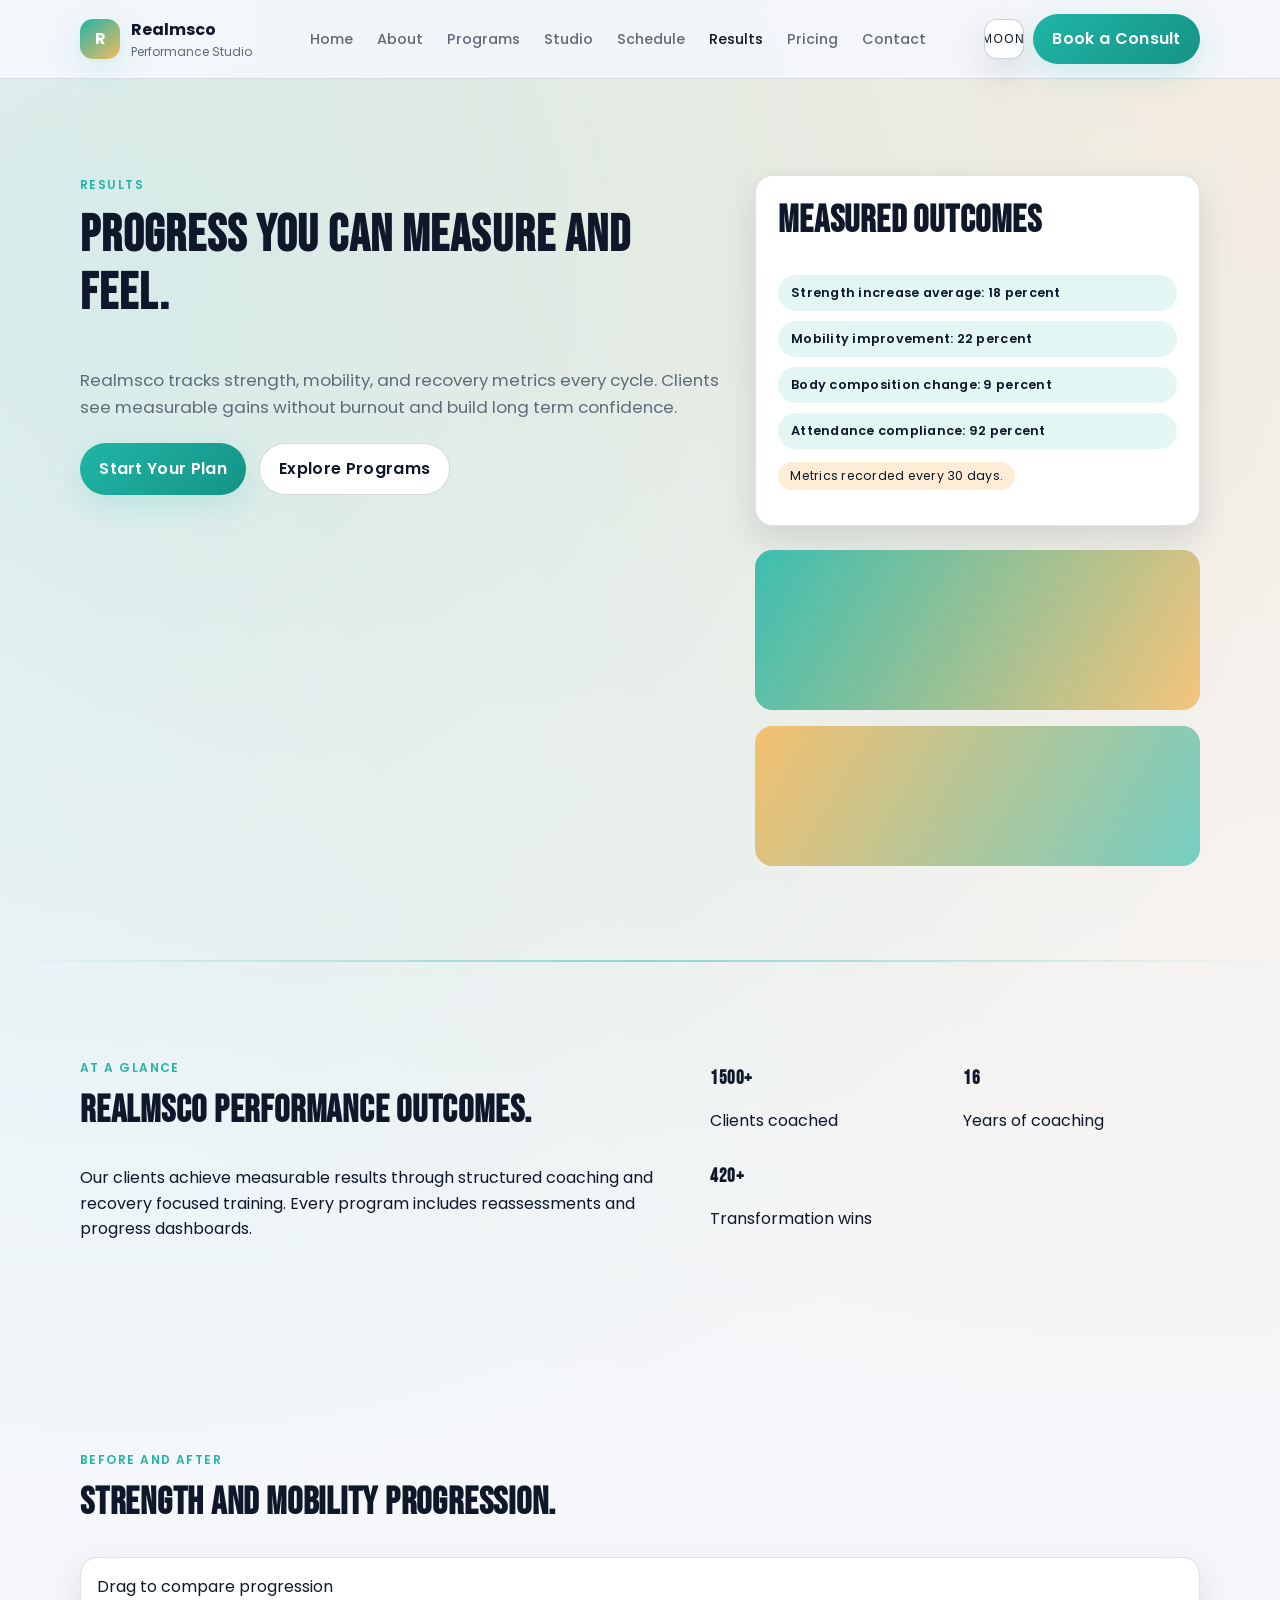
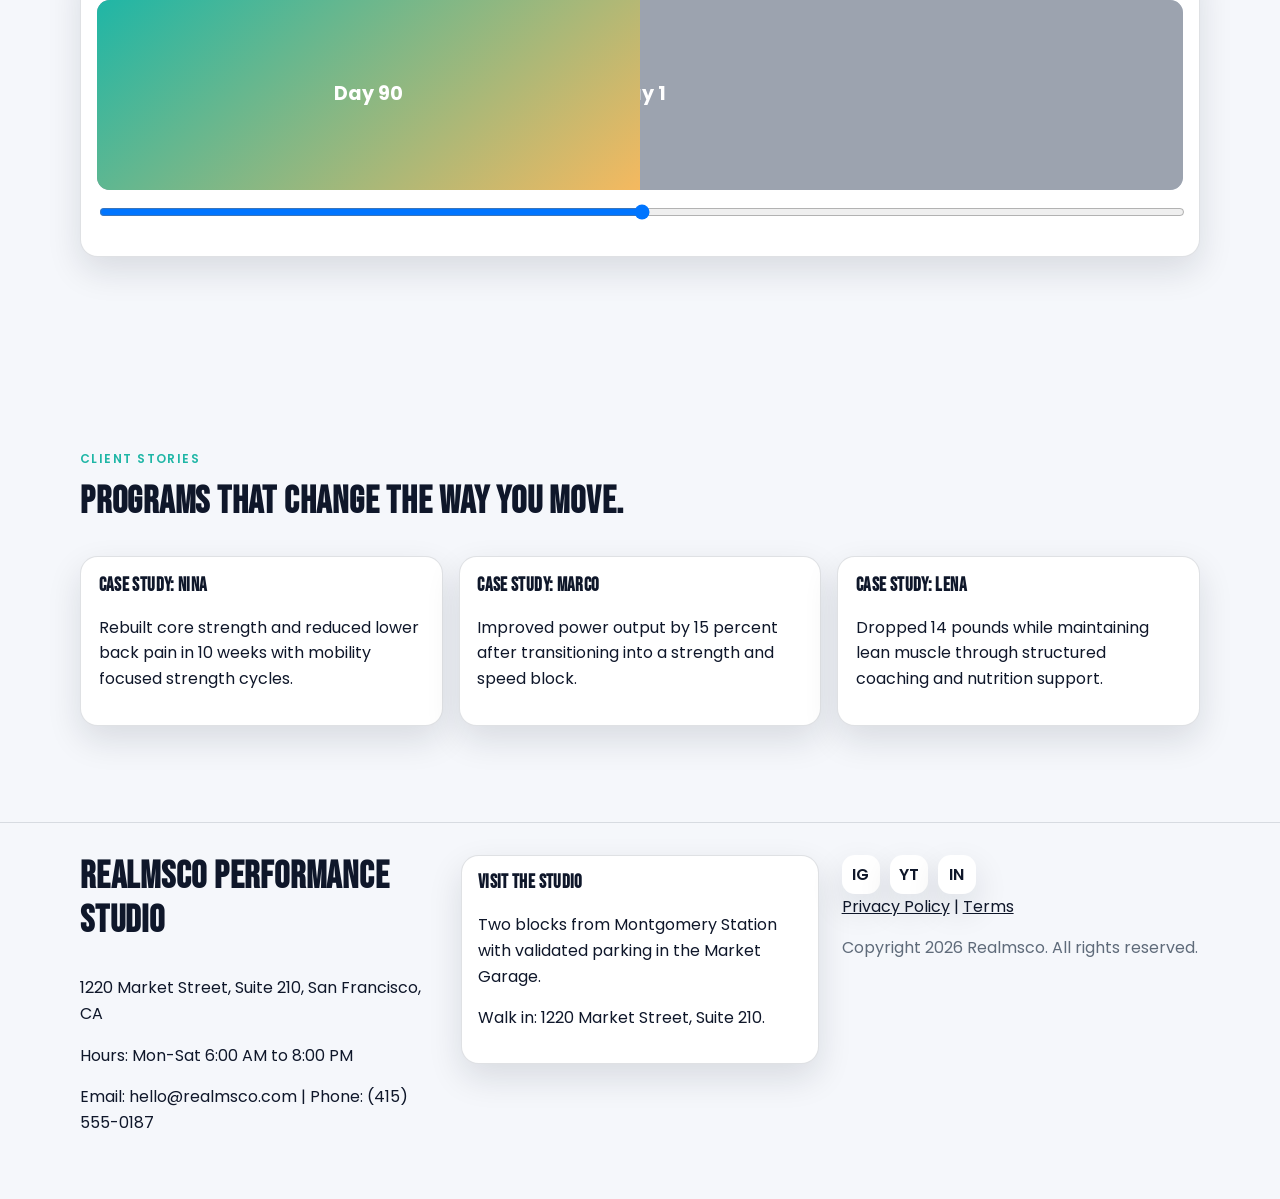
<file: results.html>
<!DOCTYPE html>
<html lang="en">
  <head>
    <meta charset="UTF-8" />
    <meta name="viewport" content="width=device-width, initial-scale=1.0" />
    <meta
      name="description"
      content="See Realmsco results, client stories, and measurable performance outcomes."
    />
    <title>Realmsco Performance Studio | Results</title>
    <link rel="preconnect" href="https://fonts.googleapis.com" />
    <link rel="preconnect" href="https://fonts.gstatic.com" crossorigin />
    <link
      href="https://fonts.googleapis.com/css2?family=Bebas+Neue&family=Poppins:wght@300;400;500;600;700;800&display=swap"
      rel="stylesheet"
    />
    <link rel="stylesheet" href="styles.css" />
  </head>
  <body data-page="results">
    <a class="skip-link" href="#main-content">Skip to main content</a>

    <header class="site-header" id="top">
      <div class="container nav-wrap">
        <a href="index.html" class="logo" aria-label="Realmsco home">
          <span class="logo-mark" aria-hidden="true">R</span>
          <span class="logo-text">
            <strong>Realmsco</strong>
            <small>Performance Studio</small>
          </span>
        </a>

        <button
          class="nav-toggle"
          aria-expanded="false"
          aria-controls="primary-navigation"
          aria-label="Open navigation menu"
        >
          <span></span><span></span><span></span>
        </button>

        <nav aria-label="Primary">
          <ul id="primary-navigation" class="nav-links">
            <li><a href="index.html">Home</a></li>
            <li><a href="about.html">About</a></li>
            <li><a href="programs.html">Programs</a></li>
            <li><a href="studio.html">Studio</a></li>
            <li><a href="schedule.html">Schedule</a></li>
            <li><a href="results.html">Results</a></li>
            <li><a href="pricing.html">Pricing</a></li>
            <li><a href="contact.html">Contact</a></li>
          </ul>
        </nav>

        <div class="nav-actions">
          <button class="theme-toggle" type="button" aria-label="Toggle theme">
            <span class="theme-icon" aria-hidden="true">MOON</span>
          </button>
          <a href="contact.html" class="btn btn-primary">Book a Consult</a>
        </div>
      </div>
    </header>

    <main id="main-content">
      <section id="results" class="hero section reveal">
        <div class="container hero-grid">
          <div>
            <p class="eyebrow">Results</p>
            <h1>Progress you can measure and feel.</h1>
            <p class="lede">
              Realmsco tracks strength, mobility, and recovery metrics every cycle. Clients see measurable gains
              without burnout and build long term confidence.
            </p>
            <div class="hero-actions">
              <a href="contact.html" class="btn btn-primary">Start Your Plan</a>
              <a href="programs.html" class="btn btn-secondary">Explore Programs</a>
            </div>
          </div>
          <aside class="hero-visual" aria-label="Performance metrics">
            <div class="hero-card">
              <h2>Measured Outcomes</h2>
              <ul class="pill-list">
                <li>Strength increase average: 18 percent</li>
                <li>Mobility improvement: 22 percent</li>
                <li>Body composition change: 9 percent</li>
                <li>Attendance compliance: 92 percent</li>
              </ul>
              <p class="badge">Metrics recorded every 30 days.</p>
            </div>
            <div class="hero-art">
              <div class="art-panel"></div>
              <div class="art-panel alt"></div>
            </div>
          </aside>
        </div>
      </section>

      <section class="section reveal">
        <div class="container results-grid">
          <article>
            <p class="eyebrow">At a Glance</p>
            <h2>Realmsco performance outcomes.</h2>
            <p>
              Our clients achieve measurable results through structured coaching and recovery focused training.
              Every program includes reassessments and progress dashboards.
            </p>
          </article>
          <div class="stats-grid">
            <article><h3><span class="counter" data-target="1500">0</span>+</h3><p>Clients coached</p></article>
            <article><h3><span class="counter" data-target="16">0</span></h3><p>Years of coaching</p></article>
            <article><h3><span class="counter" data-target="420">0</span>+</h3><p>Transformation wins</p></article>
          </div>
        </div>
      </section>

      <section class="section reveal">
        <div class="container">
          <p class="eyebrow">Before and After</p>
          <h2>Strength and mobility progression.</h2>
          <div class="before-after panel">
            <label for="transformSlider">Drag to compare progression</label>
            <div class="compare">
              <div class="before">Day 1</div>
              <div class="after" id="afterPanel">Day 90</div>
            </div>
            <input id="transformSlider" type="range" min="0" max="100" value="50" aria-label="Drag to compare progress" />
          </div>
        </div>
      </section>

      <section class="section reveal">
        <div class="container">
          <p class="eyebrow">Client Stories</p>
          <h2>Programs that change the way you move.</h2>
          <div class="case-grid">
            <article class="card">
              <h3>Case Study: Nina</h3>
              <p>Rebuilt core strength and reduced lower back pain in 10 weeks with mobility focused strength cycles.</p>
            </article>
            <article class="card">
              <h3>Case Study: Marco</h3>
              <p>Improved power output by 15 percent after transitioning into a strength and speed block.</p>
            </article>
            <article class="card">
              <h3>Case Study: Lena</h3>
              <p>Dropped 14 pounds while maintaining lean muscle through structured coaching and nutrition support.</p>
            </article>
          </div>
        </div>
      </section>
    </main>

    <footer class="site-footer">
      <div class="container footer-grid">
        <div>
          <h2>Realmsco Performance Studio</h2>
          <p>1220 Market Street, Suite 210, San Francisco, CA</p>
          <p>Hours: Mon-Sat 6:00 AM to 8:00 PM</p>
          <p>Email: hello@realmsco.com | Phone: (415) 555-0187</p>
        </div>
        <div class="map-card" role="img" aria-label="Map to Realmsco">
          <h3>Visit the studio</h3>
          <p>Two blocks from Montgomery Station with validated parking in the Market Garage.</p>
          <p>Walk in: 1220 Market Street, Suite 210.</p>
        </div>
        <div>
          <div class="socials" aria-label="Social media links">
            <a href="https://www.instagram.com/realmsco" aria-label="Instagram">IG</a>
            <a href="https://www.youtube.com/@realmsco" aria-label="YouTube">YT</a>
            <a href="https://www.linkedin.com/company/realmsco" aria-label="LinkedIn">IN</a>
          </div>
          <p><a href="privacy.html">Privacy Policy</a> | <a href="terms.html">Terms</a></p>
          <p class="muted">Copyright <span data-year></span> Realmsco. All rights reserved.</p>
        </div>
      </div>
    </footer>

    <button class="back-to-top" aria-label="Back to top">Top</button>
<script src="script.js"></script>
  </body>
</html>
</file>
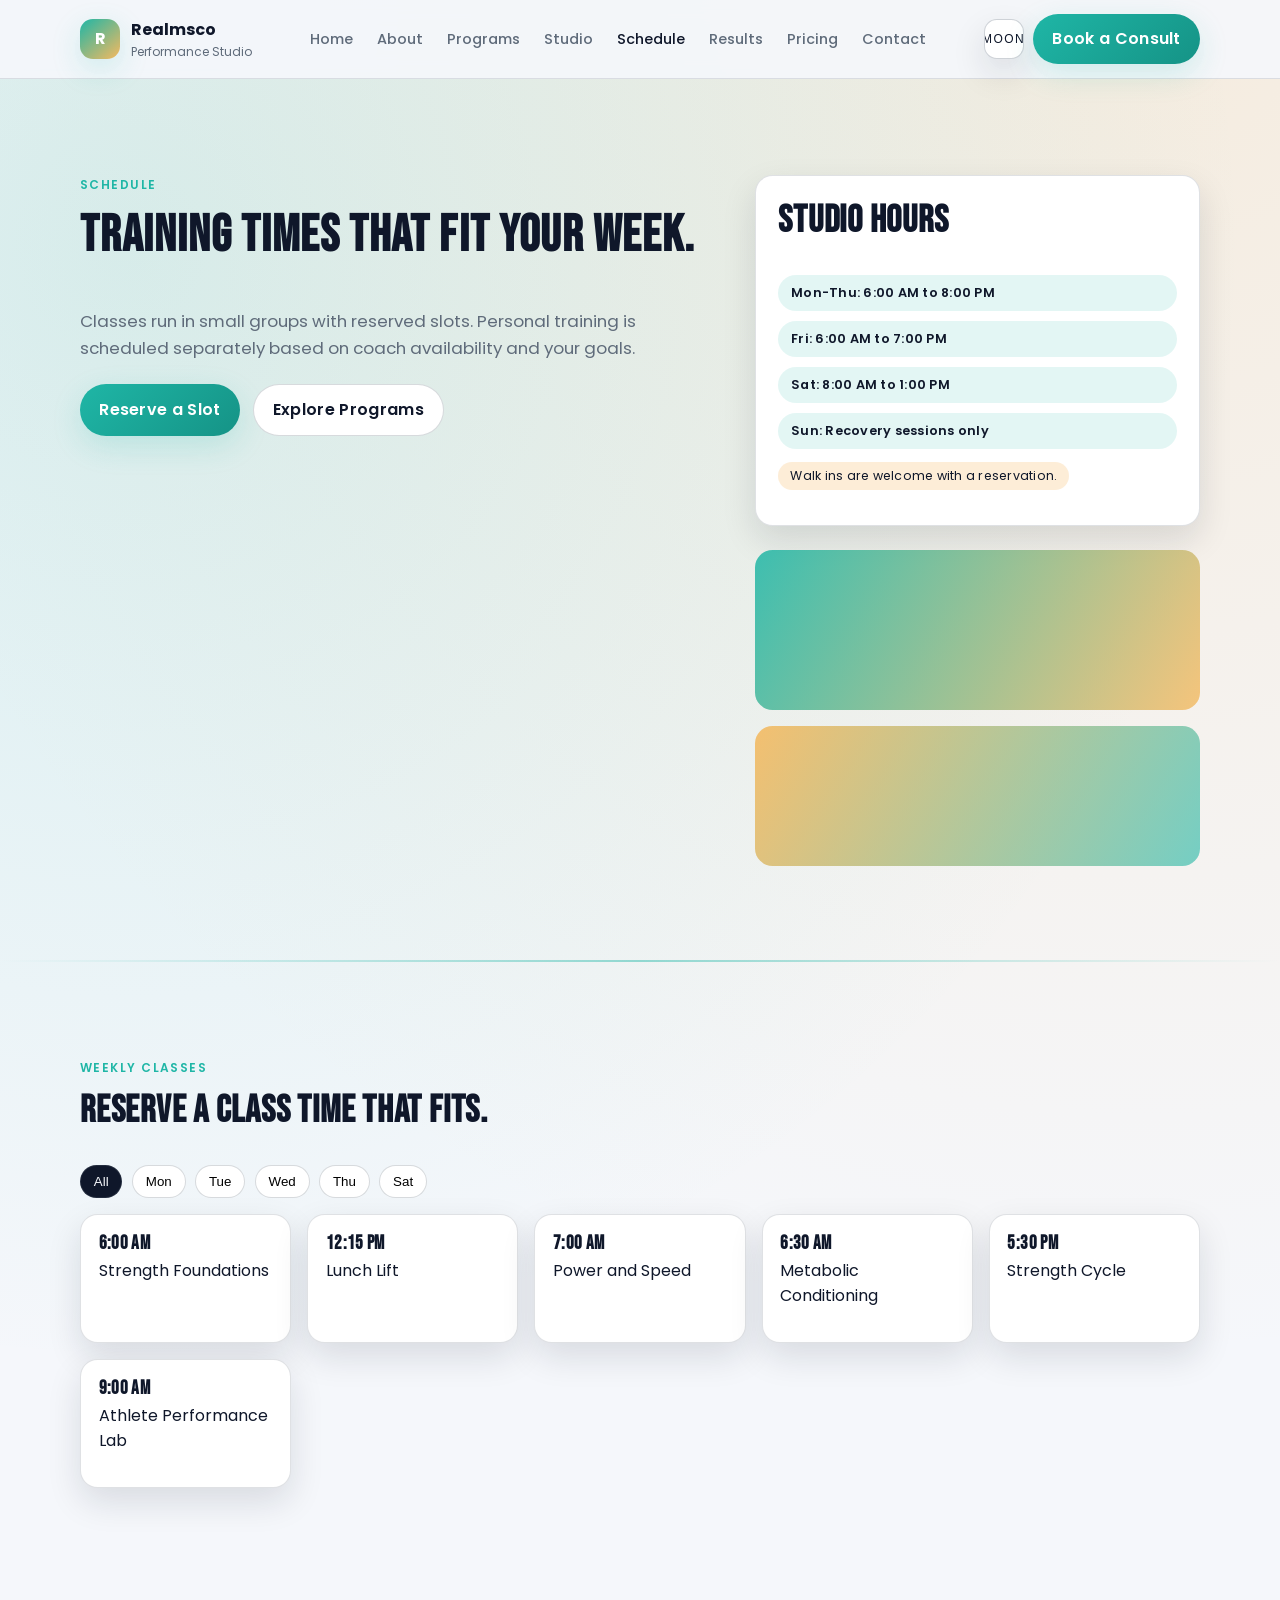
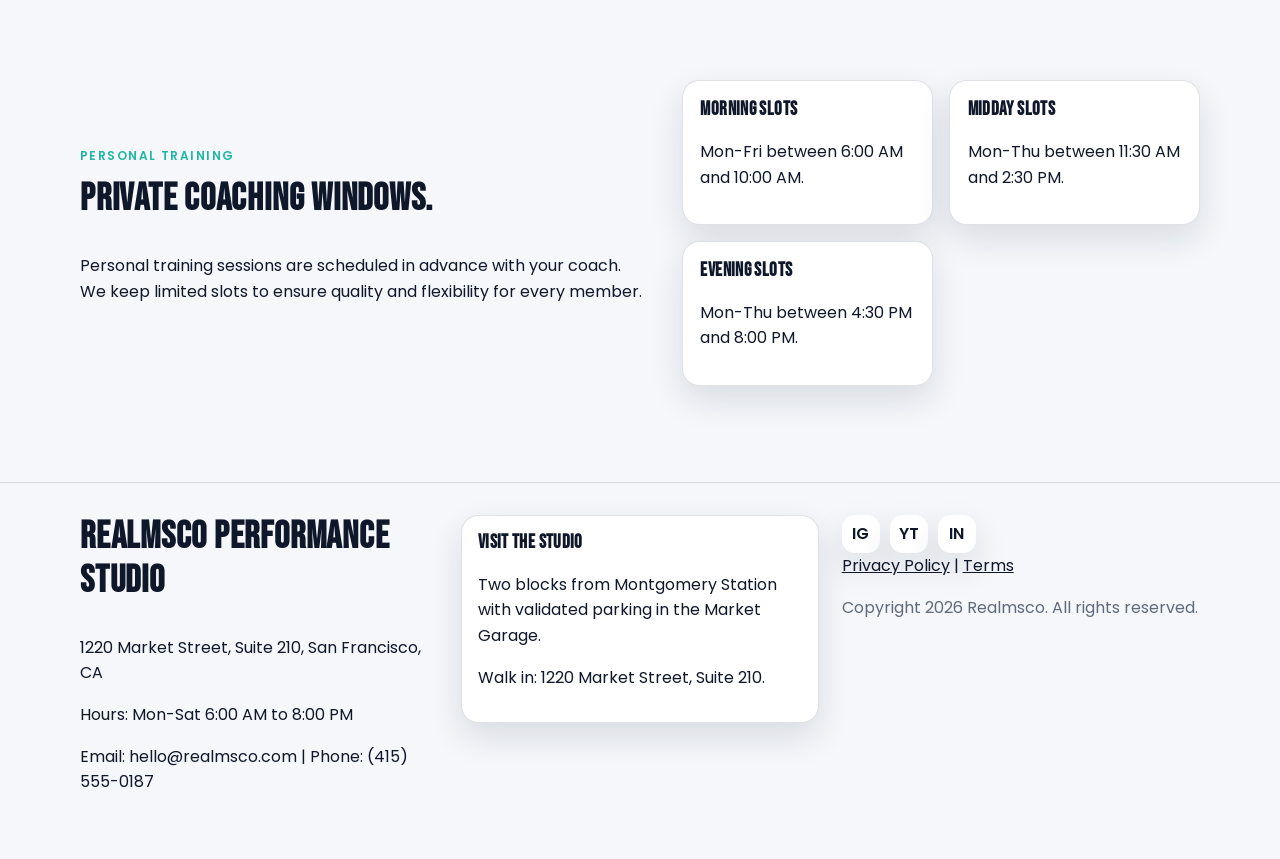
<file: schedule.html>
<!DOCTYPE html>
<html lang="en">
  <head>
    <meta charset="UTF-8" />
    <meta name="viewport" content="width=device-width, initial-scale=1.0" />
    <meta
      name="description"
      content="View the Realmsco training schedule, class times, and coaching availability."
    />
    <title>Realmsco Performance Studio | Schedule</title>
    <link rel="preconnect" href="https://fonts.googleapis.com" />
    <link rel="preconnect" href="https://fonts.gstatic.com" crossorigin />
    <link
      href="https://fonts.googleapis.com/css2?family=Bebas+Neue&family=Poppins:wght@300;400;500;600;700;800&display=swap"
      rel="stylesheet"
    />
    <link rel="stylesheet" href="styles.css" />
  </head>
  <body data-page="schedule">
    <a class="skip-link" href="#main-content">Skip to main content</a>

    <header class="site-header" id="top">
      <div class="container nav-wrap">
        <a href="index.html" class="logo" aria-label="Realmsco home">
          <span class="logo-mark" aria-hidden="true">R</span>
          <span class="logo-text">
            <strong>Realmsco</strong>
            <small>Performance Studio</small>
          </span>
        </a>

        <button
          class="nav-toggle"
          aria-expanded="false"
          aria-controls="primary-navigation"
          aria-label="Open navigation menu"
        >
          <span></span><span></span><span></span>
        </button>

        <nav aria-label="Primary">
          <ul id="primary-navigation" class="nav-links">
            <li><a href="index.html">Home</a></li>
            <li><a href="about.html">About</a></li>
            <li><a href="programs.html">Programs</a></li>
            <li><a href="studio.html">Studio</a></li>
            <li><a href="schedule.html">Schedule</a></li>
            <li><a href="results.html">Results</a></li>
            <li><a href="pricing.html">Pricing</a></li>
            <li><a href="contact.html">Contact</a></li>
          </ul>
        </nav>

        <div class="nav-actions">
          <button class="theme-toggle" type="button" aria-label="Toggle theme">
            <span class="theme-icon" aria-hidden="true">MOON</span>
          </button>
          <a href="contact.html" class="btn btn-primary">Book a Consult</a>
        </div>
      </div>
    </header>

    <main id="main-content">
      <section class="hero section reveal">
        <div class="container hero-grid">
          <div>
            <p class="eyebrow">Schedule</p>
            <h1>Training times that fit your week.</h1>
            <p class="lede">
              Classes run in small groups with reserved slots. Personal training is scheduled separately
              based on coach availability and your goals.
            </p>
            <div class="hero-actions">
              <a href="contact.html" class="btn btn-primary">Reserve a Slot</a>
              <a href="programs.html" class="btn btn-secondary">Explore Programs</a>
            </div>
          </div>
          <aside class="hero-visual" aria-label="Scheduling highlights">
            <div class="hero-card">
              <h2>Studio Hours</h2>
              <ul class="pill-list">
                <li>Mon-Thu: 6:00 AM to 8:00 PM</li>
                <li>Fri: 6:00 AM to 7:00 PM</li>
                <li>Sat: 8:00 AM to 1:00 PM</li>
                <li>Sun: Recovery sessions only</li>
              </ul>
              <p class="badge">Walk ins are welcome with a reservation.</p>
            </div>
            <div class="hero-art">
              <div class="art-panel"></div>
              <div class="art-panel alt"></div>
            </div>
          </aside>
        </div>
      </section>

      <section class="section reveal">
        <div class="container">
          <p class="eyebrow">Weekly Classes</p>
          <h2>Reserve a class time that fits.</h2>
          <div class="filters" role="tablist" aria-label="Filter classes by day">
            <button class="filter-btn active" data-day="all" role="tab" aria-selected="true">All</button>
            <button class="filter-btn" data-day="mon" role="tab">Mon</button>
            <button class="filter-btn" data-day="tue" role="tab">Tue</button>
            <button class="filter-btn" data-day="wed" role="tab">Wed</button>
            <button class="filter-btn" data-day="thu" role="tab">Thu</button>
            <button class="filter-btn" data-day="sat" role="tab">Sat</button>
          </div>
          <div class="schedule-grid" aria-live="polite">
            <article class="schedule-card" data-day="mon"><h3>6:00 AM</h3><p>Strength Foundations</p></article>
            <article class="schedule-card" data-day="mon"><h3>12:15 PM</h3><p>Lunch Lift</p></article>
            <article class="schedule-card" data-day="tue"><h3>7:00 AM</h3><p>Power and Speed</p></article>
            <article class="schedule-card" data-day="wed"><h3>6:30 AM</h3><p>Metabolic Conditioning</p></article>
            <article class="schedule-card" data-day="thu"><h3>5:30 PM</h3><p>Strength Cycle</p></article>
            <article class="schedule-card" data-day="sat"><h3>9:00 AM</h3><p>Athlete Performance Lab</p></article>
          </div>
        </div>
      </section>

      <section class="section reveal">
        <div class="container split">
          <article>
            <p class="eyebrow">Personal Training</p>
            <h2>Private coaching windows.</h2>
            <p>
              Personal training sessions are scheduled in advance with your coach. We keep limited slots
              to ensure quality and flexibility for every member.
            </p>
          </article>
          <div class="feature-grid">
            <article class="card">
              <h3>Morning Slots</h3>
              <p>Mon-Fri between 6:00 AM and 10:00 AM.</p>
            </article>
            <article class="card">
              <h3>Midday Slots</h3>
              <p>Mon-Thu between 11:30 AM and 2:30 PM.</p>
            </article>
            <article class="card">
              <h3>Evening Slots</h3>
              <p>Mon-Thu between 4:30 PM and 8:00 PM.</p>
            </article>
          </div>
        </div>
      </section>
    </main>

    <footer class="site-footer">
      <div class="container footer-grid">
        <div>
          <h2>Realmsco Performance Studio</h2>
          <p>1220 Market Street, Suite 210, San Francisco, CA</p>
          <p>Hours: Mon-Sat 6:00 AM to 8:00 PM</p>
          <p>Email: hello@realmsco.com | Phone: (415) 555-0187</p>
        </div>
        <div class="map-card" role="img" aria-label="Map to Realmsco">
          <h3>Visit the studio</h3>
          <p>Two blocks from Montgomery Station with validated parking in the Market Garage.</p>
          <p>Walk in: 1220 Market Street, Suite 210.</p>
        </div>
        <div>
          <div class="socials" aria-label="Social media links">
            <a href="https://www.instagram.com/realmsco" aria-label="Instagram">IG</a>
            <a href="https://www.youtube.com/@realmsco" aria-label="YouTube">YT</a>
            <a href="https://www.linkedin.com/company/realmsco" aria-label="LinkedIn">IN</a>
          </div>
          <p><a href="privacy.html">Privacy Policy</a> | <a href="terms.html">Terms</a></p>
          <p class="muted">Copyright <span data-year></span> Realmsco. All rights reserved.</p>
        </div>
      </div>
    </footer>

    <button class="back-to-top" aria-label="Back to top">Top</button>
<script src="script.js"></script>
  </body>
</html>
</file>
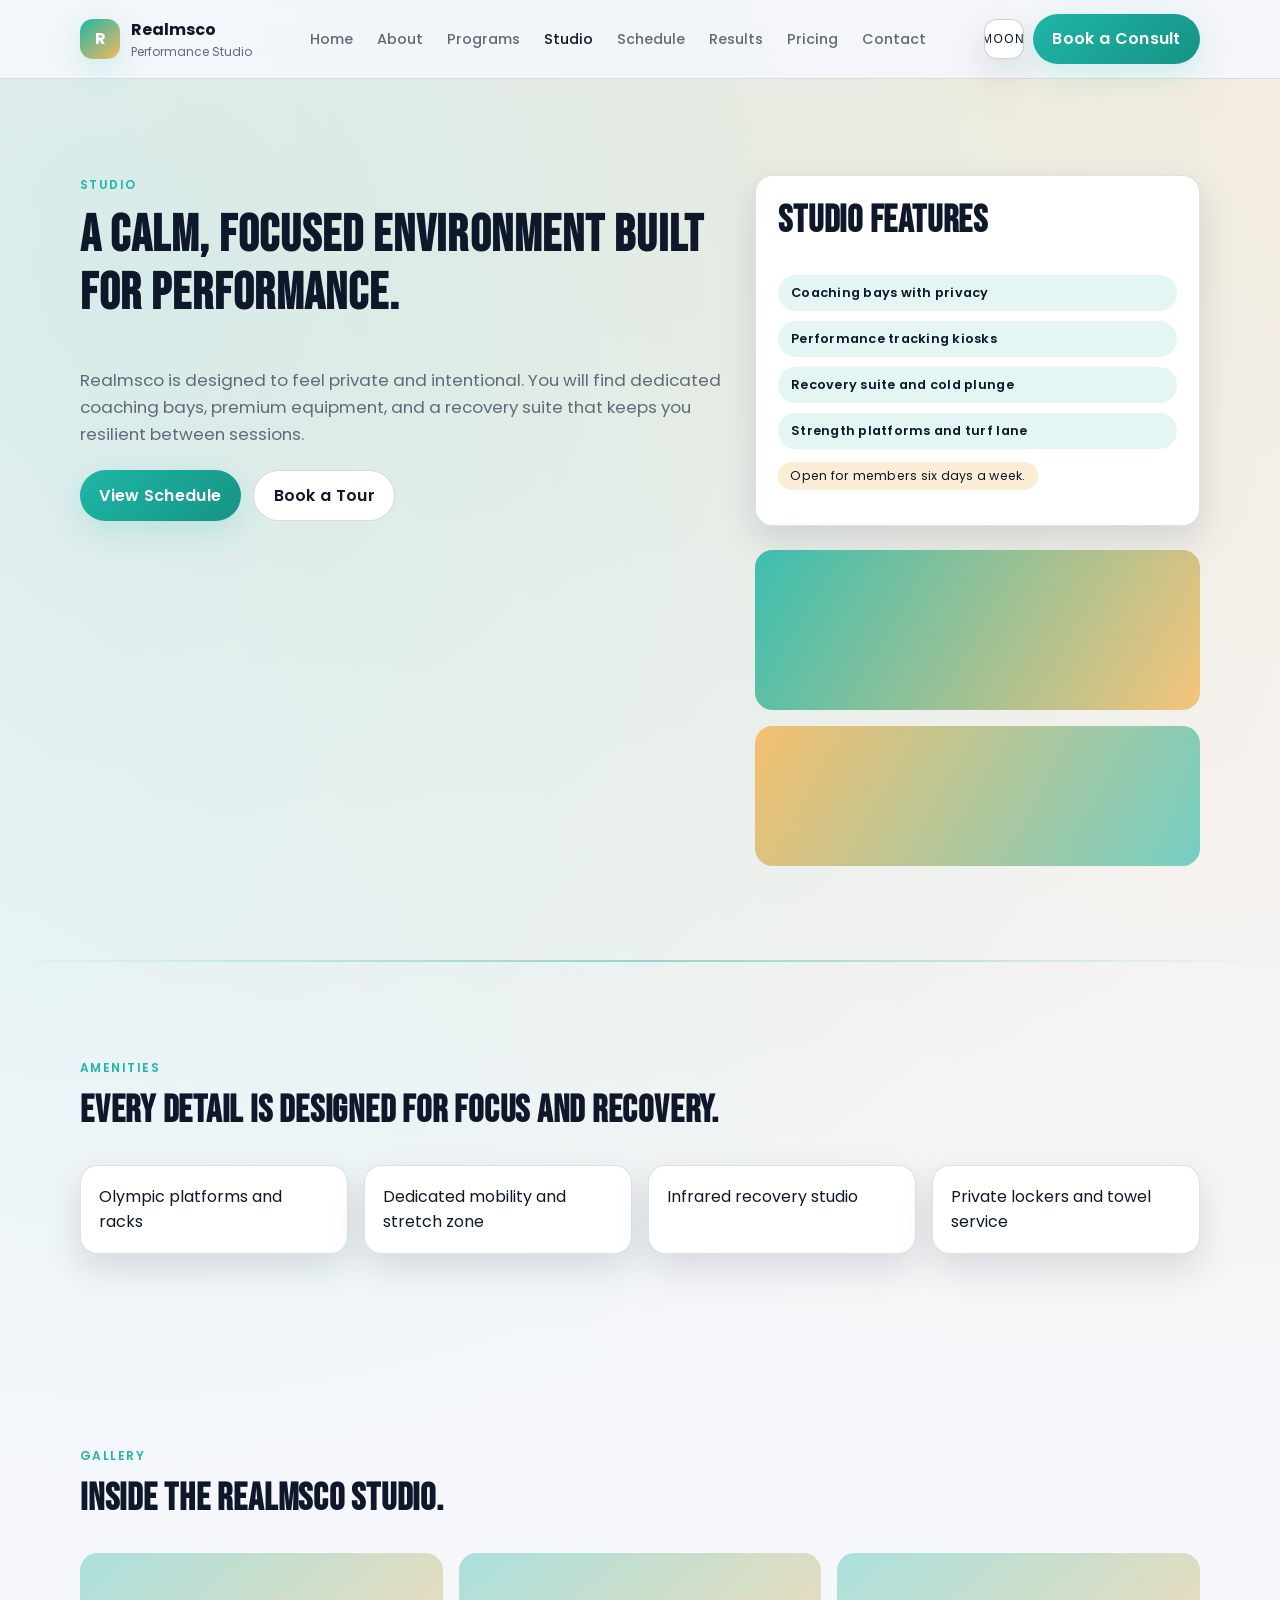
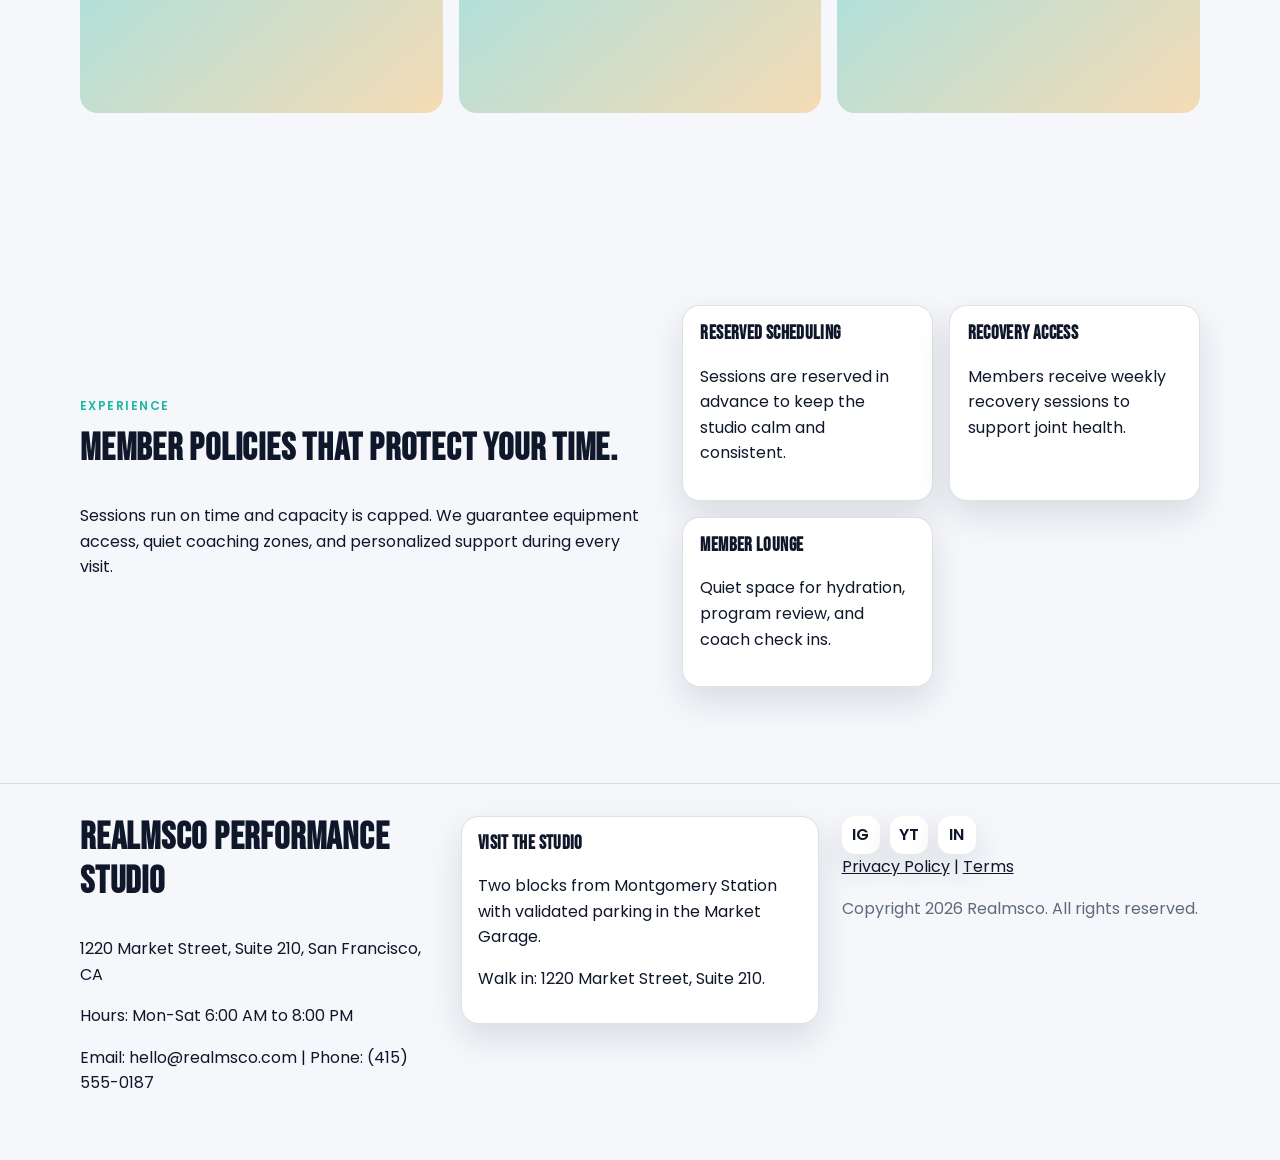
<file: studio.html>
<!DOCTYPE html>
<html lang="en">
  <head>
    <meta charset="UTF-8" />
    <meta name="viewport" content="width=device-width, initial-scale=1.0" />
    <meta
      name="description"
      content="Explore the Realmsco studio, amenities, and recovery spaces designed for high performance."
    />
    <title>Realmsco Performance Studio | Studio</title>
    <link rel="preconnect" href="https://fonts.googleapis.com" />
    <link rel="preconnect" href="https://fonts.gstatic.com" crossorigin />
    <link
      href="https://fonts.googleapis.com/css2?family=Bebas+Neue&family=Poppins:wght@300;400;500;600;700;800&display=swap"
      rel="stylesheet"
    />
    <link rel="stylesheet" href="styles.css" />
  </head>
  <body data-page="studio">
    <a class="skip-link" href="#main-content">Skip to main content</a>

    <header class="site-header" id="top">
      <div class="container nav-wrap">
        <a href="index.html" class="logo" aria-label="Realmsco home">
          <span class="logo-mark" aria-hidden="true">R</span>
          <span class="logo-text">
            <strong>Realmsco</strong>
            <small>Performance Studio</small>
          </span>
        </a>

        <button
          class="nav-toggle"
          aria-expanded="false"
          aria-controls="primary-navigation"
          aria-label="Open navigation menu"
        >
          <span></span><span></span><span></span>
        </button>

        <nav aria-label="Primary">
          <ul id="primary-navigation" class="nav-links">
            <li><a href="index.html">Home</a></li>
            <li><a href="about.html">About</a></li>
            <li><a href="programs.html">Programs</a></li>
            <li><a href="studio.html">Studio</a></li>
            <li><a href="schedule.html">Schedule</a></li>
            <li><a href="results.html">Results</a></li>
            <li><a href="pricing.html">Pricing</a></li>
            <li><a href="contact.html">Contact</a></li>
          </ul>
        </nav>

        <div class="nav-actions">
          <button class="theme-toggle" type="button" aria-label="Toggle theme">
            <span class="theme-icon" aria-hidden="true">MOON</span>
          </button>
          <a href="contact.html" class="btn btn-primary">Book a Consult</a>
        </div>
      </div>
    </header>

    <main id="main-content">
      <section class="hero section reveal">
        <div class="container hero-grid">
          <div>
            <p class="eyebrow">Studio</p>
            <h1>A calm, focused environment built for performance.</h1>
            <p class="lede">
              Realmsco is designed to feel private and intentional. You will find dedicated coaching bays,
              premium equipment, and a recovery suite that keeps you resilient between sessions.
            </p>
            <div class="hero-actions">
              <a href="schedule.html" class="btn btn-primary">View Schedule</a>
              <a href="contact.html" class="btn btn-secondary">Book a Tour</a>
            </div>
          </div>
          <aside class="hero-visual" aria-label="Studio highlights">
            <div class="hero-card">
              <h2>Studio Features</h2>
              <ul class="pill-list">
                <li>Coaching bays with privacy</li>
                <li>Performance tracking kiosks</li>
                <li>Recovery suite and cold plunge</li>
                <li>Strength platforms and turf lane</li>
              </ul>
              <p class="badge">Open for members six days a week.</p>
            </div>
            <div class="hero-art">
              <div class="art-panel"></div>
              <div class="art-panel alt"></div>
            </div>
          </aside>
        </div>
      </section>

      <section class="section reveal">
        <div class="container">
          <p class="eyebrow">Amenities</p>
          <h2>Every detail is designed for focus and recovery.</h2>
          <div class="amenities-grid">
            <article class="panel">Olympic platforms and racks</article>
            <article class="panel">Dedicated mobility and stretch zone</article>
            <article class="panel">Infrared recovery studio</article>
            <article class="panel">Private lockers and towel service</article>
          </div>
        </div>
      </section>

      <section class="section reveal">
        <div class="container">
          <p class="eyebrow">Gallery</p>
          <h2>Inside the Realmsco studio.</h2>
          <div class="gallery" aria-label="Studio gallery">
            <div class="gallery-tile"></div>
            <div class="gallery-tile"></div>
            <div class="gallery-tile"></div>
          </div>
        </div>
      </section>

      <section class="section reveal">
        <div class="container split">
          <article>
            <p class="eyebrow">Experience</p>
            <h2>Member policies that protect your time.</h2>
            <p>
              Sessions run on time and capacity is capped. We guarantee equipment access, quiet coaching zones,
              and personalized support during every visit.
            </p>
          </article>
          <div class="feature-grid">
            <article class="card">
              <h3>Reserved Scheduling</h3>
              <p>Sessions are reserved in advance to keep the studio calm and consistent.</p>
            </article>
            <article class="card">
              <h3>Recovery Access</h3>
              <p>Members receive weekly recovery sessions to support joint health.</p>
            </article>
            <article class="card">
              <h3>Member Lounge</h3>
              <p>Quiet space for hydration, program review, and coach check ins.</p>
            </article>
          </div>
        </div>
      </section>
    </main>

    <footer class="site-footer">
      <div class="container footer-grid">
        <div>
          <h2>Realmsco Performance Studio</h2>
          <p>1220 Market Street, Suite 210, San Francisco, CA</p>
          <p>Hours: Mon-Sat 6:00 AM to 8:00 PM</p>
          <p>Email: hello@realmsco.com | Phone: (415) 555-0187</p>
        </div>
        <div class="map-card" role="img" aria-label="Map to Realmsco">
          <h3>Visit the studio</h3>
          <p>Two blocks from Montgomery Station with validated parking in the Market Garage.</p>
          <p>Walk in: 1220 Market Street, Suite 210.</p>
        </div>
        <div>
          <div class="socials" aria-label="Social media links">
            <a href="https://www.instagram.com/realmsco" aria-label="Instagram">IG</a>
            <a href="https://www.youtube.com/@realmsco" aria-label="YouTube">YT</a>
            <a href="https://www.linkedin.com/company/realmsco" aria-label="LinkedIn">IN</a>
          </div>
          <p><a href="privacy.html">Privacy Policy</a> | <a href="terms.html">Terms</a></p>
          <p class="muted">Copyright <span data-year></span> Realmsco. All rights reserved.</p>
        </div>
      </div>
    </footer>

    <button class="back-to-top" aria-label="Back to top">Top</button>
<script src="script.js"></script>
  </body>
</html>
</file>
<file: styles.css>
:root {
  --bg: #f5f7fb;
  --surface: #ffffff;
  --surface-muted: #edf1f5;
  --text: #0f172a;
  --muted: #5f6b7a;
  --primary: #1fb6a6;
  --primary-strong: #159386;
  --accent: #f5b95f;
  --accent-strong: #e0a24b;
  --glow-primary: 0 10px 30px rgba(31, 182, 166, 0.18);
  --glow-accent: 0 8px 22px rgba(245, 185, 95, 0.25);
  --shadow: 0 14px 34px rgba(15, 23, 42, 0.12);
  --radius: 1.1rem;
  --container: min(1120px, 92vw);
  --space: clamp(0.75rem, 1vw, 1.1rem);
  --font-sans: "Poppins", "Segoe UI", -apple-system, sans-serif;
  --font-display: "Bebas Neue", "Impact", sans-serif;
}

[data-theme="dark"] {
  --bg: #0b1117;
  --surface: #121924;
  --surface-muted: #1a2330;
  --text: #f8fafc;
  --muted: #a5b0bf;
  --primary: #1fb6a6;
  --primary-strong: #159386;
  --accent: #f5b95f;
  --accent-strong: #e0a24b;
  --glow-primary: 0 12px 34px rgba(31, 182, 166, 0.25);
  --glow-accent: 0 10px 28px rgba(245, 185, 95, 0.25);
  --shadow: 0 18px 40px rgba(0, 0, 0, 0.35);
}

* {
  box-sizing: border-box;
}
html {
  scroll-behavior: smooth;
}
@media (prefers-reduced-motion: reduce) {
  html {
    scroll-behavior: auto;
  }
  *, *::before, *::after {
    animation: none !important;
    transition: none !important;
  }
}
body {
  margin: 0;
  font-family: var(--font-sans);
  color: var(--text);
  background: radial-gradient(circle at 10% 10%, rgba(31, 182, 166, 0.14), transparent 45%),
    radial-gradient(circle at 90% 0%, rgba(245, 185, 95, 0.18), transparent 50%),
    var(--bg);
  line-height: 1.6;
}
h1, h2, h3 {
  font-family: var(--font-display);
  line-height: 1.15;
  margin-top: 0;
  letter-spacing: 0.02em;
}
h1 {
  font-size: clamp(2.2rem, 4vw, 3.9rem);
}
h2 {
  font-size: clamp(1.8rem, 3vw, 2.6rem);
}
p {
  margin-top: 0;
}
a {
  color: inherit;
}

.container {
  width: var(--container);
  margin-inline: auto;
}
.section {
  padding: clamp(3.2rem, 8vw, 6rem) 0;
}
.eyebrow {
  text-transform: uppercase;
  letter-spacing: 0.12em;
  font-weight: 600;
  color: var(--primary);
  font-size: 0.75rem;
}
.muted {
  color: var(--muted);
}

.skip-link {
  position: absolute;
  left: -999px;
  top: 0;
  background: var(--primary);
  color: #fff;
  padding: 0.6rem 0.9rem;
  z-index: 999;
}
.skip-link:focus {
  left: 0.6rem;
  top: 0.6rem;
}

.site-header {
  position: sticky;
  top: 0;
  z-index: 40;
  backdrop-filter: blur(10px);
  background: color-mix(in srgb, var(--bg) 92%, transparent);
  border-bottom: 1px solid color-mix(in srgb, var(--muted) 18%, transparent);
}
.nav-wrap {
  display: flex;
  align-items: center;
  justify-content: space-between;
  gap: 1rem;
  padding: 0.9rem 0;
}
.logo {
  display: flex;
  align-items: center;
  gap: 0.7rem;
  text-decoration: none;
}
.logo-mark {
  display: grid;
  place-items: center;
  width: 2.5rem;
  height: 2.5rem;
  border-radius: 0.8rem;
  background: linear-gradient(140deg, var(--primary), var(--accent));
  color: #fff;
  font-weight: 700;
  box-shadow: var(--glow-primary);
}
.logo small {
  display: block;
  color: var(--muted);
  font-size: 0.75rem;
}
.nav-links {
  display: flex;
  list-style: none;
  gap: 1rem;
  margin: 0;
  padding: 0;
}
.nav-links a {
  text-decoration: none;
  color: var(--muted);
  padding: 0.25rem;
  font-weight: 500;
  font-size: 0.9rem;
}
.nav-links a.active, .nav-links a:hover {
  color: var(--text);
}
.nav-actions {
  display: flex;
  gap: 0.6rem;
  align-items: center;
}
.nav-toggle {
  display: none;
  background: none;
  border: 0;
}
.nav-toggle span {
  display: block;
  width: 22px;
  height: 2px;
  background: var(--text);
  margin: 4px 0;
}

.btn {
  border: 0;
  border-radius: 999px;
  padding: 0.75rem 1.2rem;
  font-weight: 600;
  text-decoration: none;
  display: inline-flex;
  align-items: center;
  justify-content: center;
  cursor: pointer;
  letter-spacing: 0.02em;
}
.btn-primary {
  background: linear-gradient(135deg, var(--primary), var(--primary-strong));
  color: #fff;
  box-shadow: var(--glow-primary);
}
.btn-secondary {
  background: var(--surface);
  color: var(--text);
  border: 1px solid color-mix(in srgb, var(--muted) 25%, transparent);
}
.text-btn {
  border: 0;
  background: none;
  color: var(--primary);
  font-weight: 600;
  cursor: pointer;
  padding: 0;
  letter-spacing: 0.02em;
}
.theme-toggle {
  width: 2.5rem;
  height: 2.5rem;
  border-radius: 0.8rem;
  border: 1px solid color-mix(in srgb, var(--muted) 30%, transparent);
  background: var(--surface);
  color: var(--text);
  box-shadow: var(--shadow);
  font-size: 0.75rem;
  letter-spacing: 0.12em;
  text-transform: uppercase;
  display: inline-flex;
  align-items: center;
  justify-content: center;
  padding: 0;
  overflow: hidden;
}

.hero-grid, .two-col, .split {
  display: grid;
  gap: 2rem;
}
.hero {
  min-height: 80svh;
  display: grid;
  align-items: center;
  position: relative;
}
.hero::after {
  content: "";
  position: absolute;
  left: 0;
  right: 0;
  bottom: 0;
  height: 2px;
  background: linear-gradient(90deg, transparent, var(--primary), transparent);
  opacity: 0.45;
}
.hero h1 {
  text-shadow: none;
}
.lede {
  font-size: 1.05rem;
  color: var(--muted);
}
.hero-actions {
  display: flex;
  gap: 0.8rem;
  flex-wrap: wrap;
  margin: 1.4rem 0;
}
.social-proof {
  display: grid;
  grid-template-columns: repeat(3, 1fr);
  gap: 1rem;
}
.social-proof article,
.panel,
.card,
.schedule-card,
.price-card,
.testimonial,
.faq-item,
.hero-card,
.map-card {
  background: var(--surface);
  border: 1px solid color-mix(in srgb, var(--muted) 20%, transparent);
  border-radius: var(--radius);
  box-shadow: var(--shadow);
}
.social-proof article {
  padding: 1rem;
}

.hero-visual {
  display: grid;
  gap: 1.5rem;
}
.hero-illustration,
.image-frame {
  border-radius: var(--radius);
  background: var(--surface);
  border: 1px solid color-mix(in srgb, var(--muted) 20%, transparent);
  box-shadow: var(--shadow);
  overflow: hidden;
}
.hero-illustration svg,
.image-frame svg {
  width: 100%;
  height: auto;
  display: block;
}
.hero-illustration {
  padding: 1.2rem;
}
.image-grid {
  display: grid;
  gap: 1rem;
  grid-template-columns: repeat(auto-fit, minmax(220px, 1fr));
}
.image-frame {
  padding: 0.6rem;
}
.image-caption {
  font-size: 0.85rem;
  color: var(--muted);
  margin: 0.6rem 0 0;
  letter-spacing: 0.06em;
}
.hero-card {
  padding: 1.4rem;
}
.pill-list {
  list-style: none;
  padding: 0;
  margin: 1rem 0 0;
  display: grid;
  gap: 0.6rem;
}
.pill-list li {
  padding: 0.5rem 0.8rem;
  border-radius: 999px;
  background: color-mix(in srgb, var(--primary) 12%, transparent);
  font-weight: 600;
  letter-spacing: 0.02em;
  font-size: 0.8rem;
}
.badge {
  display: inline-block;
  margin-top: 0.8rem;
  padding: 0.25rem 0.75rem;
  border-radius: 999px;
  background: color-mix(in srgb, var(--accent) 25%, transparent);
  font-size: 0.78rem;
  letter-spacing: 0.02em;
}

.hero-art {
  display: grid;
  gap: 1rem;
}
.art-panel {
  min-height: 160px;
  border-radius: var(--radius);
  background: linear-gradient(120deg, rgba(31, 182, 166, 0.85), rgba(245, 185, 95, 0.8));
}
.art-panel.alt {
  min-height: 140px;
  background: linear-gradient(120deg, rgba(245, 185, 95, 0.88), rgba(31, 182, 166, 0.6));
}

.feature-grid,
.program-grid,
.amenities-grid,
.pricing-grid,
.stats-grid,
.case-grid {
  display: grid;
  gap: 1rem;
  grid-template-columns: repeat(auto-fit, minmax(220px, 1fr));
}
.split .image-grid {
  grid-column: 1 / -1;
}
.card,
.price-card,
.panel,
.schedule-card {
  padding: 1.1rem;
}

.results-grid {
  display: grid;
  gap: 2rem;
  align-items: center;
}

.gallery {
  margin-top: 1rem;
  display: grid;
  gap: 1rem;
  grid-template-columns: repeat(3, 1fr);
}
.gallery-tile {
  min-height: 160px;
  border-radius: var(--radius);
  background: linear-gradient(140deg, rgba(31, 182, 166, 0.35), rgba(245, 185, 95, 0.45));
}

.filters {
  display: flex;
  gap: 0.6rem;
  flex-wrap: wrap;
  margin: 1rem 0;
}
.filter-btn {
  padding: 0.5rem 0.8rem;
  border-radius: 999px;
  border: 1px solid color-mix(in srgb, var(--muted) 25%, transparent);
  background: var(--surface);
}
.filter-btn.active {
  background: var(--text);
  color: var(--bg);
}
.schedule-grid {
  display: grid;
  gap: 1rem;
  grid-template-columns: repeat(auto-fit, minmax(210px, 1fr));
}
.schedule-card h3 {
  margin-bottom: 0.2rem;
}

.before-after {
  margin-top: 1.5rem;
  padding: 1rem;
}
.compare {
  position: relative;
  min-height: 190px;
  border-radius: 0.8rem;
  overflow: hidden;
  background: #cbd5e1;
}
.before, .after {
  position: absolute;
  inset: 0;
  display: grid;
  place-items: center;
  font-weight: 700;
  font-size: 1.2rem;
}
.before {
  background: #9ca3af;
  color: #fff;
}
.after {
  background: linear-gradient(140deg, var(--primary), var(--accent));
  color: #fff;
  width: 50%;
  overflow: hidden;
}

.testimonial-slider {
  display: grid;
  grid-template-columns: auto 1fr auto;
  align-items: center;
  gap: 1rem;
}
.slides {
  outline: none;
}
.testimonial {
  padding: 1.2rem;
}
.slider-btn {
  width: 3.2rem;
  height: 3.2rem;
  border-radius: 0.9rem;
  border: 0;
  background: var(--surface);
  color: var(--text);
  box-shadow: var(--shadow);
}

.popular {
  outline: 2px solid var(--primary);
  transform: translateY(-4px);
  box-shadow: var(--shadow);
}
.price {
  font-size: 1.8rem;
  font-weight: 700;
}

form label {
  display: grid;
  gap: 0.35rem;
  margin-bottom: 0.65rem;
  font-weight: 600;
}
input, select, textarea {
  width: 100%;
  padding: 0.7rem;
  border-radius: 0.7rem;
  border: 1px solid color-mix(in srgb, var(--muted) 30%, transparent);
  background: var(--surface);
  color: var(--text);
}
textarea {
  min-height: 120px;
  resize: vertical;
}
.error {
  color: #d14343;
  min-height: 1rem;
  display: block;
  font-size: 0.85rem;
  margin-top: -0.4rem;
  margin-bottom: 0.4rem;
}
.success-message {
  color: #1f8a4c;
  font-weight: 600;
}

.faq-item {
  margin-bottom: 0.8rem;
  overflow: hidden;
}
.faq-item button {
  width: 100%;
  text-align: left;
  padding: 1rem;
  background: none;
  border: 0;
  color: inherit;
  font-weight: 600;
}
.faq-content {
  max-height: 0;
  overflow: hidden;
  transition: max-height 0.3s ease;
  padding: 0 1rem;
}
.faq-item.open .faq-content {
  max-height: 120px;
  padding-bottom: 1rem;
}

.cta {
  display: flex;
  gap: 2rem;
  align-items: center;
  justify-content: space-between;
  padding: 2rem;
  border-radius: var(--radius);
  background: color-mix(in srgb, var(--primary) 8%, var(--surface));
  border: 1px solid color-mix(in srgb, var(--muted) 20%, transparent);
  box-shadow: var(--shadow);
}

.site-footer {
  padding: 2rem 0 3rem;
  border-top: 1px solid color-mix(in srgb, var(--muted) 20%, transparent);
}
.footer-grid {
  display: grid;
  gap: 1.4rem;
  grid-template-columns: repeat(auto-fit, minmax(220px, 1fr));
  align-items: start;
}
.map-card {
  min-height: 140px;
  padding: 1rem;
}
.socials {
  display: flex;
  gap: 0.6rem;
}
.socials a {
  width: 2.4rem;
  height: 2.4rem;
  display: grid;
  place-items: center;
  border-radius: 0.8rem;
  background: var(--surface);
  text-decoration: none;
  font-weight: 600;
  box-shadow: var(--shadow);
}

.back-to-top {
  position: fixed;
  right: 1rem;
  bottom: 1rem;
  width: 3rem;
  height: 3rem;
  border-radius: 0.9rem;
  border: 0;
  background: var(--text);
  color: var(--bg);
  opacity: 0;
  visibility: hidden;
  box-shadow: var(--shadow);
}
.back-to-top.show {
  opacity: 1;
  visibility: visible;
}

.reveal {
  opacity: 0;
  transform: translateY(20px);
  transition: opacity 0.5s ease, transform 0.5s ease;
}
.reveal.visible {
  opacity: 1;
  transform: translateY(0);
}

:focus-visible {
  outline: 3px solid color-mix(in srgb, var(--primary) 65%, #fff);
  outline-offset: 2px;
}

@media (min-width: 860px) {
  .hero-grid {
    grid-template-columns: 1.3fr 0.9fr;
  }
  .two-col {
    grid-template-columns: 1.2fr 1fr;
  }
  .split {
    grid-template-columns: 1.1fr 1fr;
    align-items: center;
  }
  .results-grid {
    grid-template-columns: 1.1fr 0.9fr;
  }
}

@media (max-width: 860px) {
  .nav-toggle {
    display: block;
  }
  .nav-links {
    position: absolute;
    top: 100%;
    right: 1rem;
    background: var(--surface);
    border-radius: 0.8rem;
    box-shadow: var(--shadow);
    padding: 1rem;
    flex-direction: column;
    min-width: 200px;
    display: none;
  }
  .nav-links.open {
    display: flex;
  }
  .nav-actions .btn {
    display: none;
  }
  .social-proof {
    grid-template-columns: 1fr;
  }
  .cta {
    flex-direction: column;
    align-items: flex-start;
  }
}
</file>
